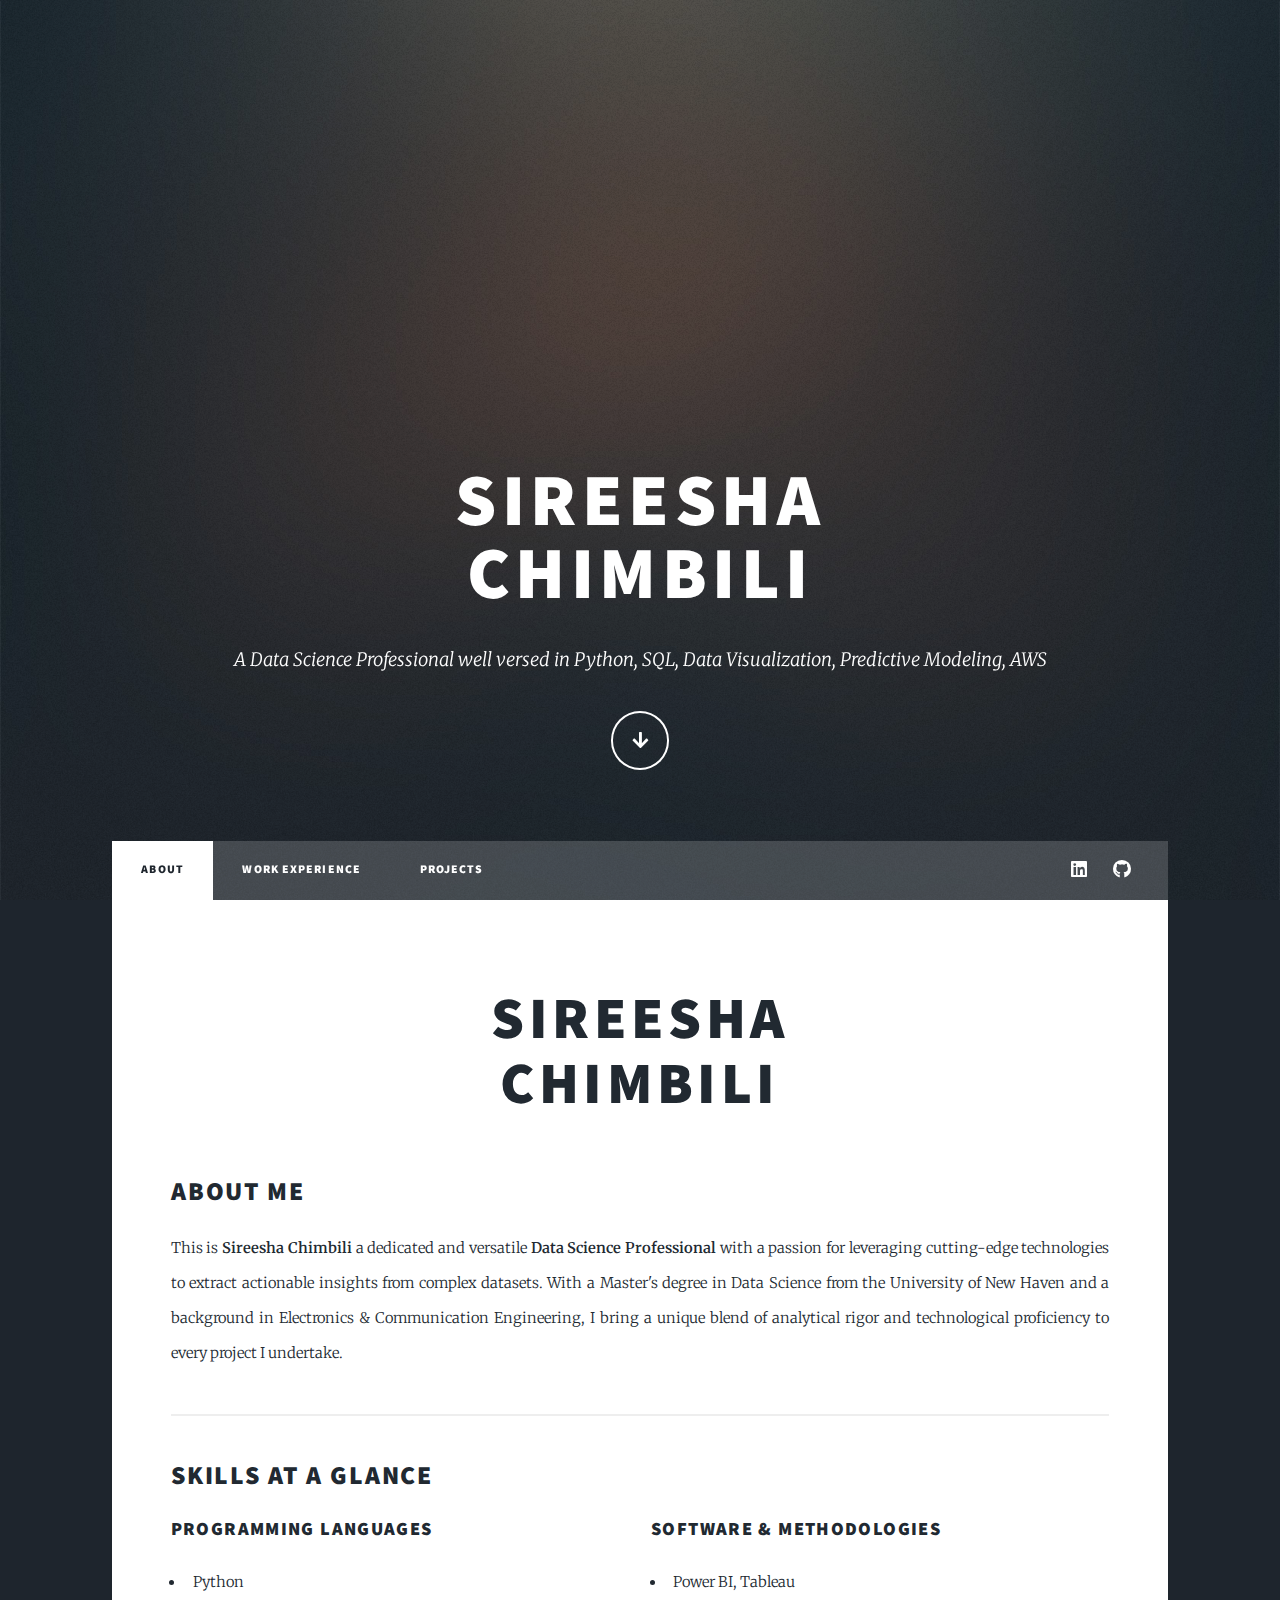
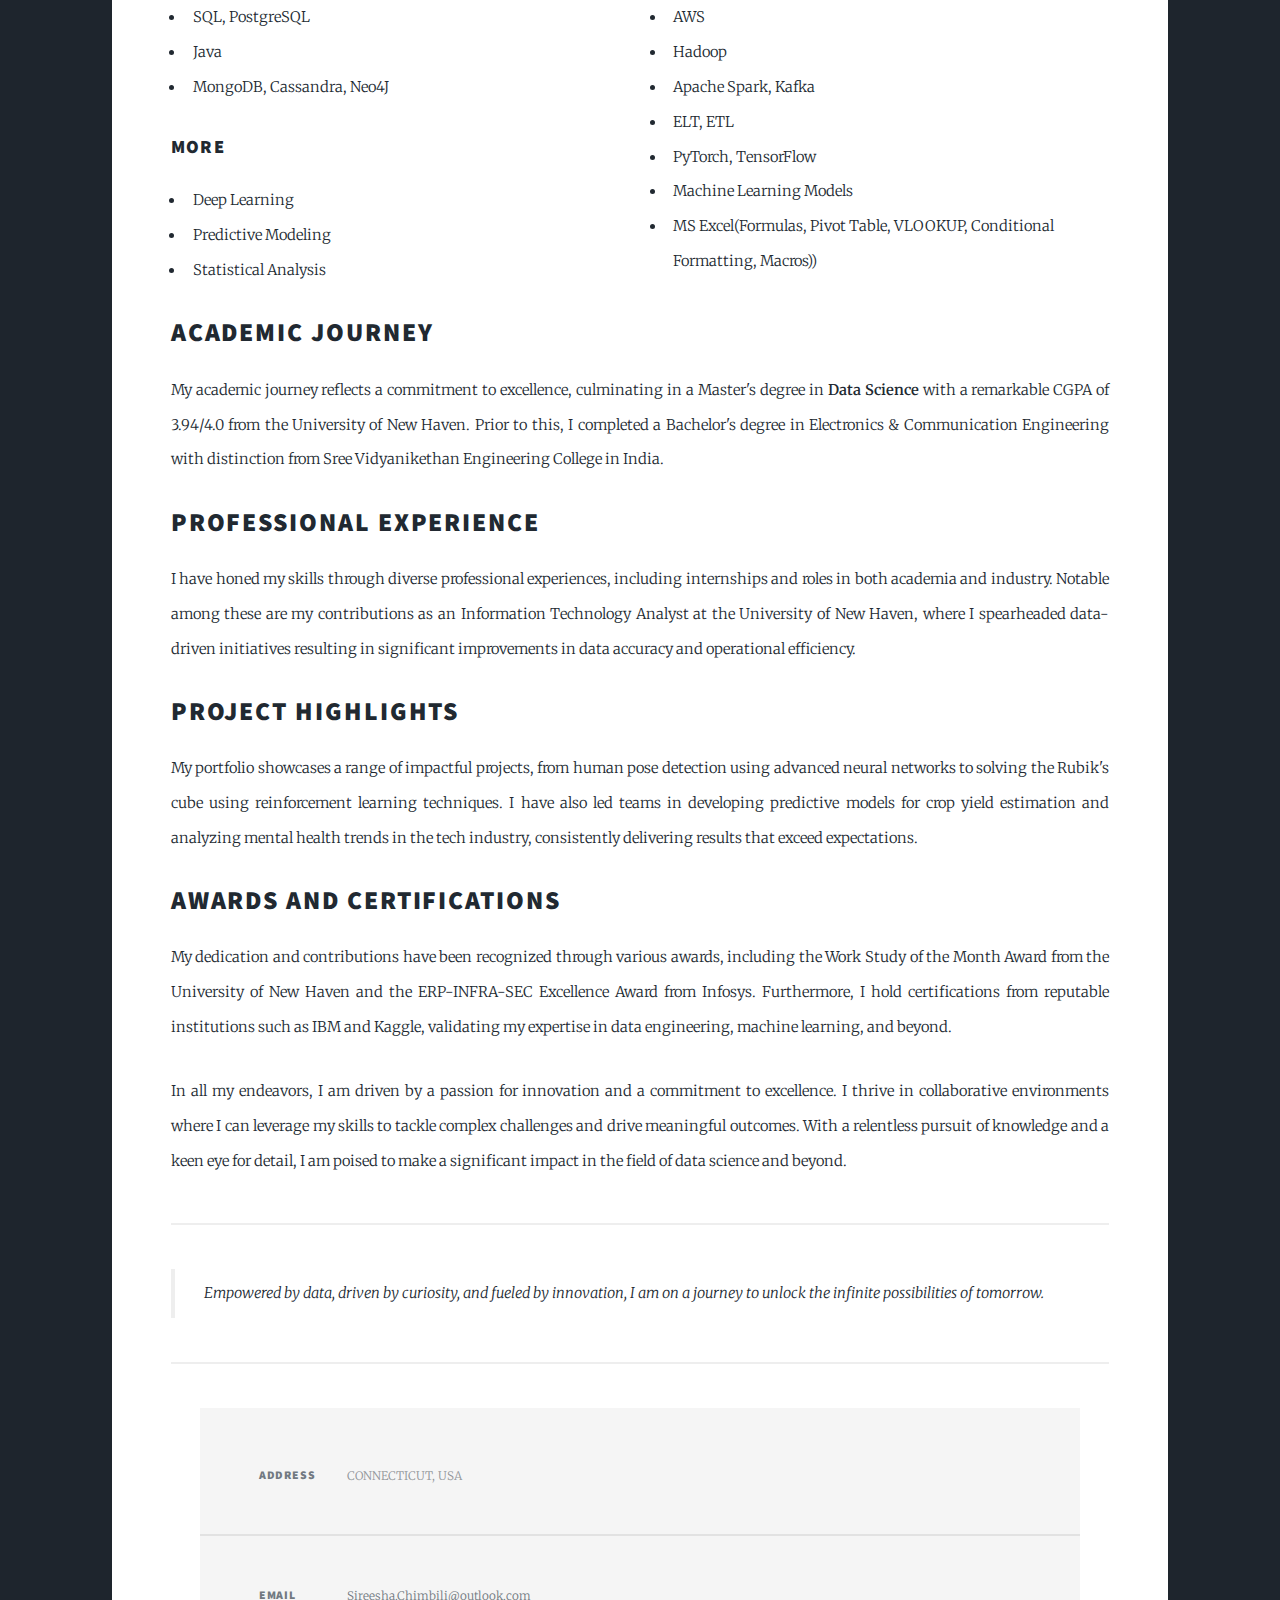
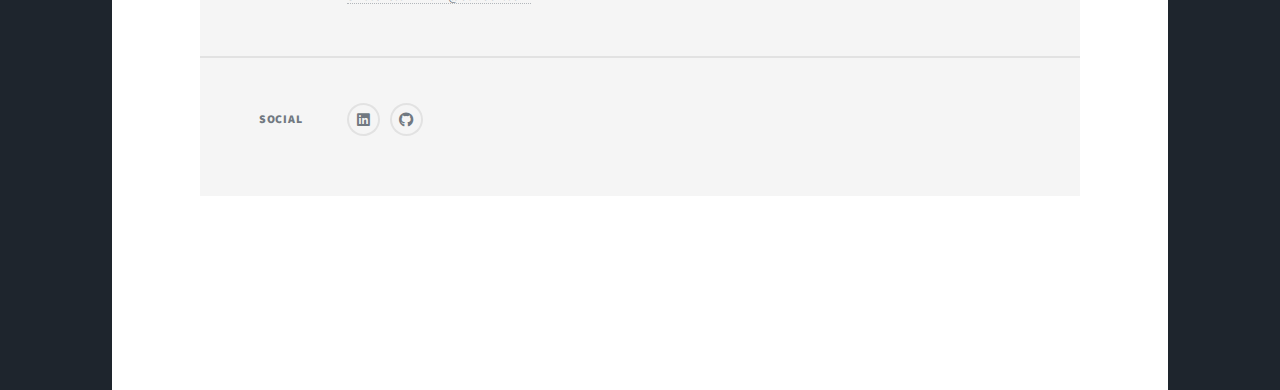
<file: index.html>
<!DOCTYPE HTML>
<!--
	Massively by HTML5 UP
	html5up.net | @ajlkn
	Free for personal and commercial use under the CCA 3.0 license (html5up.net/license)
-->
<html>
	<head>
		<title>Sireesha Chimbili</title>
		<meta charset="utf-8" />
		<meta name="viewport" content="width=device-width, initial-scale=1, user-scalable=no" />
		<link rel="stylesheet" href="assets/css/main.css" />
		<noscript><link rel="stylesheet" href="assets/css/noscript.css" /></noscript>
	</head>
	<body class="is-preload">

		<!-- Wrapper -->
			<div id="wrapper">

                    <div id="intro">
                        <h1>Sireesha<br />
                            Chimbili</h1>
                        <p>A Data Science Professional well versed in Python, SQL, Data Visualization, Predictive Modeling, AWS </p>
                        <ul class="actions">
                            <li><a href="#header" class="button icon solid solo fa-arrow-down scrolly">Continue</a></li>
                        </ul>
                    </div>
                <!-- Header -->
                    <header id="header">
                        <a href="index.html" class="logo">Sireesha</a>
                    </header>

                <!-- Nav -->
                    <nav id="nav">
                        <ul class="links">
                            <li class="active"><a href="index.html">About</a></li>
                            <li><a href="work.html">Work Experience</a></li>
                            <li><a href="projects.html">Projects</a></li>
                        </ul>
                        <ul class="icons">
                            <li><a target="_blank" rel="noopener" href="https://www.linkedin.com/in/sireesha-chimbili/" class="icon brands fa-linkedin"><span class="label">LinkedIn</span></a></li>
                            <li><a target="_blank" rel="noopener" href="https://github.com/SireeshaChimbiliGrad" class="icon brands fa-github"><span class="label">Github</span></a></li>
                        </ul>
                    </nav>

				<!-- Main -->
					<div id="main">

						<!-- Post -->
							<section class="post">
								<header class="major">
									<h1>Sireesha<br />
									Chimbili</h1>
								</header>

								<!-- Text stuff -->
									<h2>About Me</h2>
									<p>This is <b>Sireesha Chimbili</b> a dedicated and versatile <strong>Data Science Professional</strong> with a passion for leveraging cutting-edge technologies to extract actionable insights from complex datasets. With a Master's degree in Data Science from the University of New Haven and a background in Electronics & Communication Engineering, I bring a unique blend of analytical rigor and technological proficiency to every project I undertake.</p>
									<hr />

                                    <h2>Skills at a Glance</h2>
									<div class="row">
										<div class="col-6 col-12-small">

											<h3>Programming Languages</h3>
											<ul>
												<li>Python</li>
												<li>SQL, PostgreSQL</li>
												<li>Java</li>
												<li>MongoDB, Cassandra, Neo4J</li>
											</ul>

											<h3>More</h3>
											<ul class="alt">
												<li>Deep Learning</li>
												<li>Predictive Modeling</li>
												<li>Statistical Analysis</li>
											</ul>

										</div>
										<div class="col-6 col-12-small">

											<h3>Software & Methodologies</h3>
											<ul>
												<li>Power BI, Tableau</li>
												<li>AWS</li>
												<li>Hadoop</li>
												<li>Apache Spark, Kafka</li>
												<li>ELT, ETL</li>
												<li>PyTorch, TensorFlow</li>
												<li>Machine Learning Models</li><li>MS Excel(Formulas, Pivot Table, VLOOKUP, Conditional Formatting, Macros))</li>
												
											</ul>

										</div>
									</div>

									<header>
										<h2>Academic Journey</h2>
									</header>
									<p>My academic journey reflects a commitment to excellence, culminating in a Master's degree in <b>Data Science</b></Data> with a remarkable CGPA of 3.94/4.0 from the University of New Haven. Prior to this, I completed a Bachelor's degree in Electronics & Communication Engineering with distinction from Sree Vidyanikethan Engineering College in India.</p>
									<header>
										<h2>Professional Experience</h2>
									</header>
									<p>I have honed my skills through diverse professional experiences, including internships and roles in both academia and industry. Notable among these are my contributions as an Information Technology Analyst at the University of New Haven, where I spearheaded data-driven initiatives resulting in significant improvements in data accuracy and operational efficiency.</p>
									<header>
										<h2>Project Highlights</h2>
									</header>
									<p>My portfolio showcases a range of impactful projects, from human pose detection using advanced neural networks to solving the Rubik's cube using reinforcement learning techniques. I have also led teams in developing predictive models for crop yield estimation and analyzing mental health trends in the tech industry, consistently delivering results that exceed expectations.</p>
                                    <header>
										<h2>Awards and Certifications</h2>
									</header>
									<p>My dedication and contributions have been recognized through various awards, including the Work Study of the Month Award from the University of New Haven and the ERP-INFRA-SEC Excellence Award from Infosys. Furthermore, I hold certifications from reputable institutions such as IBM and Kaggle, validating my expertise in data engineering, machine learning, and beyond.</p>


                                    <p>In all my endeavors, I am driven by a passion for innovation and a commitment to excellence. I thrive in collaborative environments where I can leverage my skills to tackle complex challenges and drive meaningful outcomes. With a relentless pursuit of knowledge and a keen eye for detail, I am poised to make a significant impact in the field of data science and beyond.</p>
									<hr />

								
									
									<blockquote>Empowered by data, driven by curiosity, and fueled by innovation, I am on a journey to unlock the infinite possibilities of tomorrow.</blockquote>

									<hr />

								
				<!-- Footer -->
					<footer id="footer">
						
						<section class="split contact">
							<section class="alt">
								<h3>Address</h3>
								<p>CONNECTICUT, USA<br />
								</p>
							</section>
							
							<section>
								<h3>Email</h3>
								<p><a href="#">Sireesha.Chimbili@outlook.com</a></p>
							</section>
							<section>
								<h3>Social</h3>
								<ul class="icons alt">
									<li><a target="_blank" href="https://www.linkedin.com/in/sireesha-chimbili/" class="icon brands fa-linkedin"><span class="label">LinkedIn</span></a></li>
									<li><a target="_blank" href="https://github.com/SireeshaChimbiliGrad" class="icon brands fa-github"><span class="label">Github</span></a></li>
									
								</ul>
							</section>
						</section>
					</footer>

				<!-- Copyright -->
					<div id="copyright">
						<ul><li>&copy; Untitled</li><li>Design: <a href="https://html5up.net">HTML5 UP</a></li></ul>
					</div>

			</div>

		<!-- Scripts -->
			<script src="assets/js/jquery.min.js"></script>
			<script src="assets/js/jquery.scrollex.min.js"></script>
			<script src="assets/js/jquery.scrolly.min.js"></script>
			<script src="assets/js/browser.min.js"></script>
			<script src="assets/js/breakpoints.min.js"></script>
			<script src="assets/js/util.js"></script>
			<script src="assets/js/main.js"></script>

	</body>
</html>
</file>
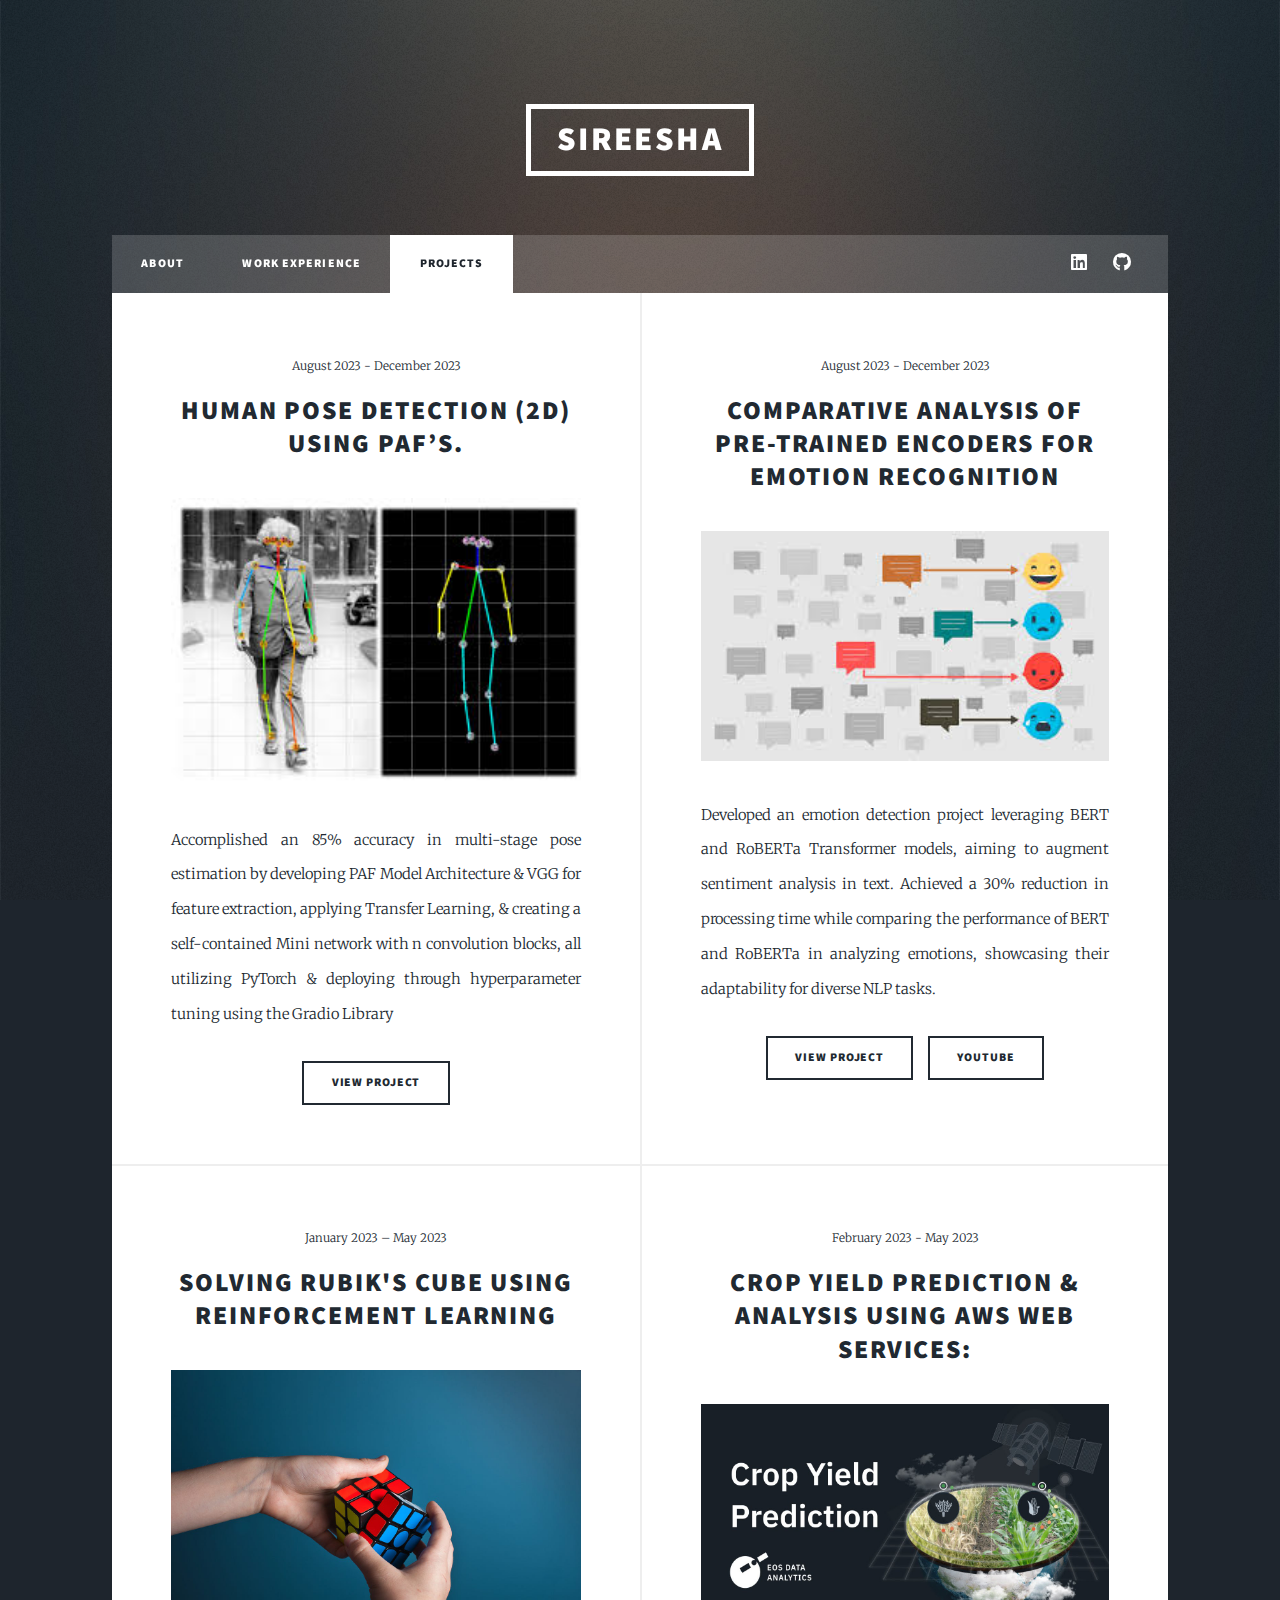
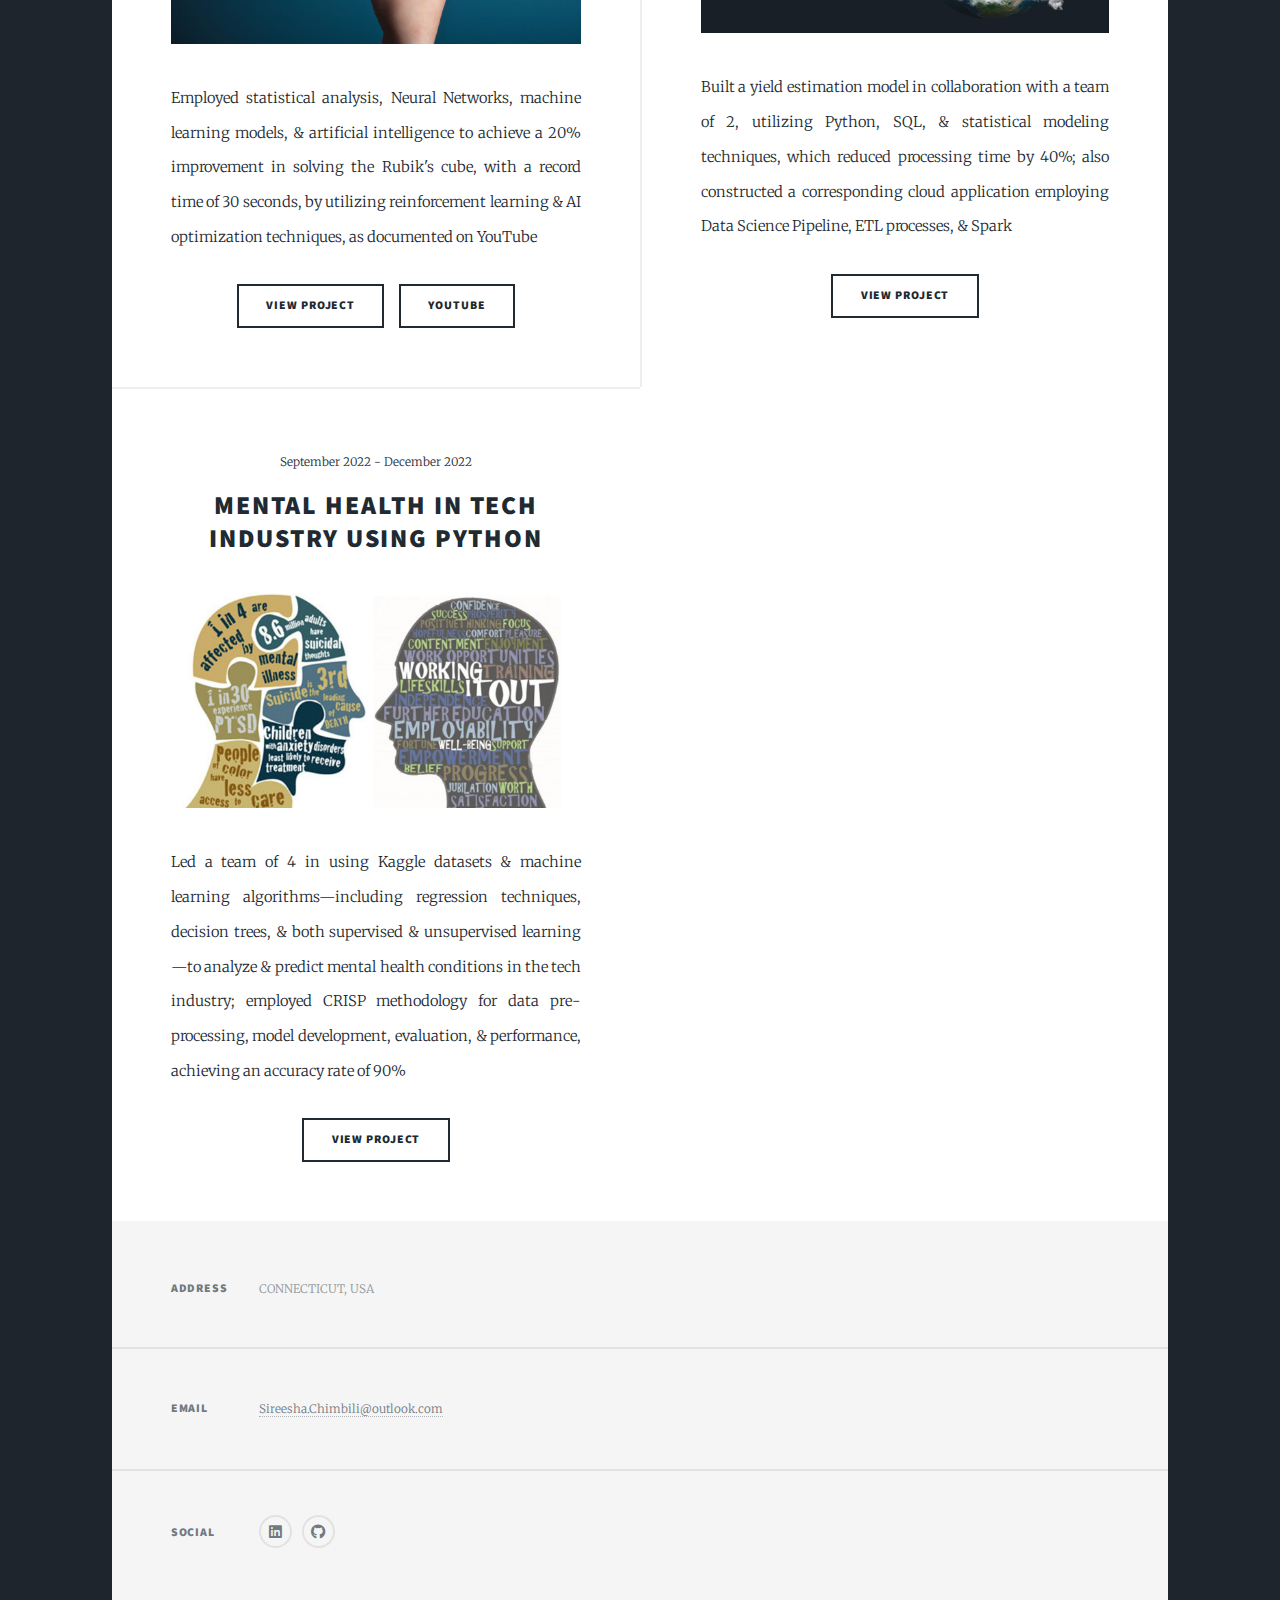
<file: projects.html>
<!DOCTYPE HTML>
<!--
	Massively by HTML5 UP
	html5up.net | @ajlkn
	Free for personal and commercial use under the CCA 3.0 license (html5up.net/license)
-->
<html>
	<head>
		<title> Projects </title>
		<meta charset="utf-8" />
		<meta name="viewport" content="width=device-width, initial-scale=1, user-scalable=no" />
		<link rel="stylesheet" href="assets/css/main.css" />
		<noscript><link rel="stylesheet" href="assets/css/noscript.css" /></noscript>
	</head>
	<body class="is-preload">

		<!-- Wrapper -->
			<div id="wrapper" class="fade-in">

                    <!-- Header -->
                    <header id="header">
                        <a href="index.html" class="logo">Sireesha</a>
                    </header>

                <!-- Nav -->
                    <nav id="nav">
                        <ul class="links">
                            <li><a href="index.html">About</a></li>
                            <li><a href="work.html">Work Experience</a></li>
                            <li class="active"></class><a href="projects.html">Projects</a></li>
                        </ul>
                        <ul class="icons">
                            <li><a target="_blank" href="https://www.linkedin.com/in/sireesha-chimbili/" class="icon brands fa-linkedin"><span class="label">LinkedIn</span></a></li>
                            <li><a target="_blank" href="https://github.com/SireeshaChimbiliGrad" class="icon brands fa-github"><span class="label">Github</span></a></li>
                        </ul>
                    </nav>

				<!-- Main -->
					<div id="main">

						
						<!-- Posts -->
							<section class="posts">
								<article>
									<header>
										<span class="date">August 2023 - December 2023</span>
										<h2><a href="">Human Pose detection (2D) using PAF’s.<br />
										</a></h2>
									</header>
									<a href="#" class="image fit"><img src="images/human.jpeg" alt="" /></a>
									<p>Accomplished an 85% accuracy in multi-stage pose estimation by developing PAF Model Architecture & VGG for feature extraction, applying Transfer
                                        Learning, & creating a self-contained Mini network with n convolution blocks, all utilizing PyTorch & deploying through hyperparameter tuning using
                                        the Gradio Library</p>
									<ul class="actions special">
										<li><a href="https://github.com/SireeshaChimbiliGrad/Deep-Learning-Project" class="button">View project</a></li>
									</ul>
								</article>
                                <article>
									<header>
										<span class="date">August 2023 - December 2023</span>
										<h2><a href="">Comparative Analysis of Pre-trained Encoders for Emotion Recognition<br />
										</a></h2>
									</header>
									<a href="#" class="image fit"><img src="images/emotion.png" alt="" /></a>
									<p>Developed an emotion detection project leveraging BERT and RoBERTa Transformer models, aiming to augment sentiment analysis in text. Achieved a 30% reduction in processing time while comparing the performance of BERT and RoBERTa in analyzing emotions, showcasing their adaptability for diverse NLP tasks.</p>
									<ul class="actions special">
										<li><a href="https://github.com/SireeshaChimbiliGrad/NLP-Project---Emotion-Detection-in-the-Text" class="button">View Project</a></li>
                                        <li><a href="https://youtu.be/iqDxjL0CVeg?si=xD_GvDubCpJJcymG" class="button">YouTube</a></li>
									</ul>
								</article>
								<article>
									<header>
										<span class="date">January 2023 – May 2023</span>
										<h2><a href="">Solving Rubik's cube using Reinforcement Learning<br />
										</a></h2>
									</header>
									<a href="#" class="image fit"><img src="images/cube.jpg" alt="" /></a>
									<p>Employed statistical analysis, Neural Networks, machine learning models, & artificial intelligence to achieve a 20% improvement in solving the Rubik's
                                        cube, with a record time of 30 seconds, by utilizing reinforcement learning & AI optimization techniques, as documented on YouTube</p>
									<ul class="actions special">
										<li><a href="https://github.com/SireeshaChimbiliGrad/AI_Cube_Project" class="button">View Project</a></li>
                                        <li><a href="https://youtu.be/dVaRC2dUIrc?si=F5ghchRD2_pvqIrQ" class="button">YouTube</a></li>
									</ul>
								</article>
                                
								<article>
									<header>
										<span class="date">February 2023 - May 2023</span>
										<h2><a href="">Crop Yield Prediction & Analysis using AWS Web Services:<br />
										</a></h2>
									</header>
									<a href="#" class="image fit"><img src="images/crop.jpg" alt="" /></a>
									<p>Built a yield estimation model in collaboration with a team of 2, utilizing Python, SQL, & statistical modeling techniques, which reduced processing
                                        time by 40%; also constructed a corresponding cloud application employing Data Science Pipeline, ETL processes, & Spark</p>
									<ul class="actions special">
										<li><a href="https://github.com/SireeshaChimbiliGrad/Group-8-DSDE-Project" class="button">View Project</a></li>
									</ul>
								</article>
								<article>
									<header>
										<span class="date">September 2022 - December 2022</span>
										<h2><a href="#">Mental Health in Tech Industry using Python<br />
										</a></h2>
									</header>
									<a href="#" class="image fit"><img src="images/health.jpg" alt="" /></a>
									<p>Led a team of 4 in using Kaggle datasets & machine learning algorithms—including regression techniques, decision trees, & both supervised &
                                        unsupervised learning—to analyze & predict mental health conditions in the tech industry; employed CRISP methodology for data pre-processing, model
                                        development, evaluation, & performance, achieving an accuracy rate of 90%</p>
									<ul class="actions special">
										<li><a href="https://github.com/SireeshaChimbiliGrad/Unstoppable_Final_Project" class="button">View project</a></li>
									</ul>
								</article>
								
							</section>

						

					</div>

				<!-- Footer -->
                <footer id="footer">
						
                    <section class="split contact">
                        <section class="alt">
                            <h3>Address</h3>
                            <p>CONNECTICUT, USA<br />
                            </p>
                        </section>
                        
                        <section>
                            <h3>Email</h3>
                            <p><a href="#">Sireesha.Chimbili@outlook.com</a></p>
                        </section>
                        <section>
                            <h3>Social</h3>
                            <ul class="icons alt">
                                <li><a target="_blank" href="https://www.linkedin.com/in/sireesha-chimbili/" class="icon brands fa-linkedin"><span class="label">LinkedIn</span></a></li>
                                <li><a target="_blank" href="https://github.com/SireeshaChimbiliGrad" class="icon brands fa-github"><span class="label">Github</span></a></li>
                                
                            </ul>
                        </section>
                    </section>
                </footer>

		<!-- Scripts -->
			<script src="assets/js/jquery.min.js"></script>
			<script src="assets/js/jquery.scrollex.min.js"></script>
			<script src="assets/js/jquery.scrolly.min.js"></script>
			<script src="assets/js/browser.min.js"></script>
			<script src="assets/js/breakpoints.min.js"></script>
			<script src="assets/js/util.js"></script>
			<script src="assets/js/main.js"></script>

	</body>
</html>
</file>
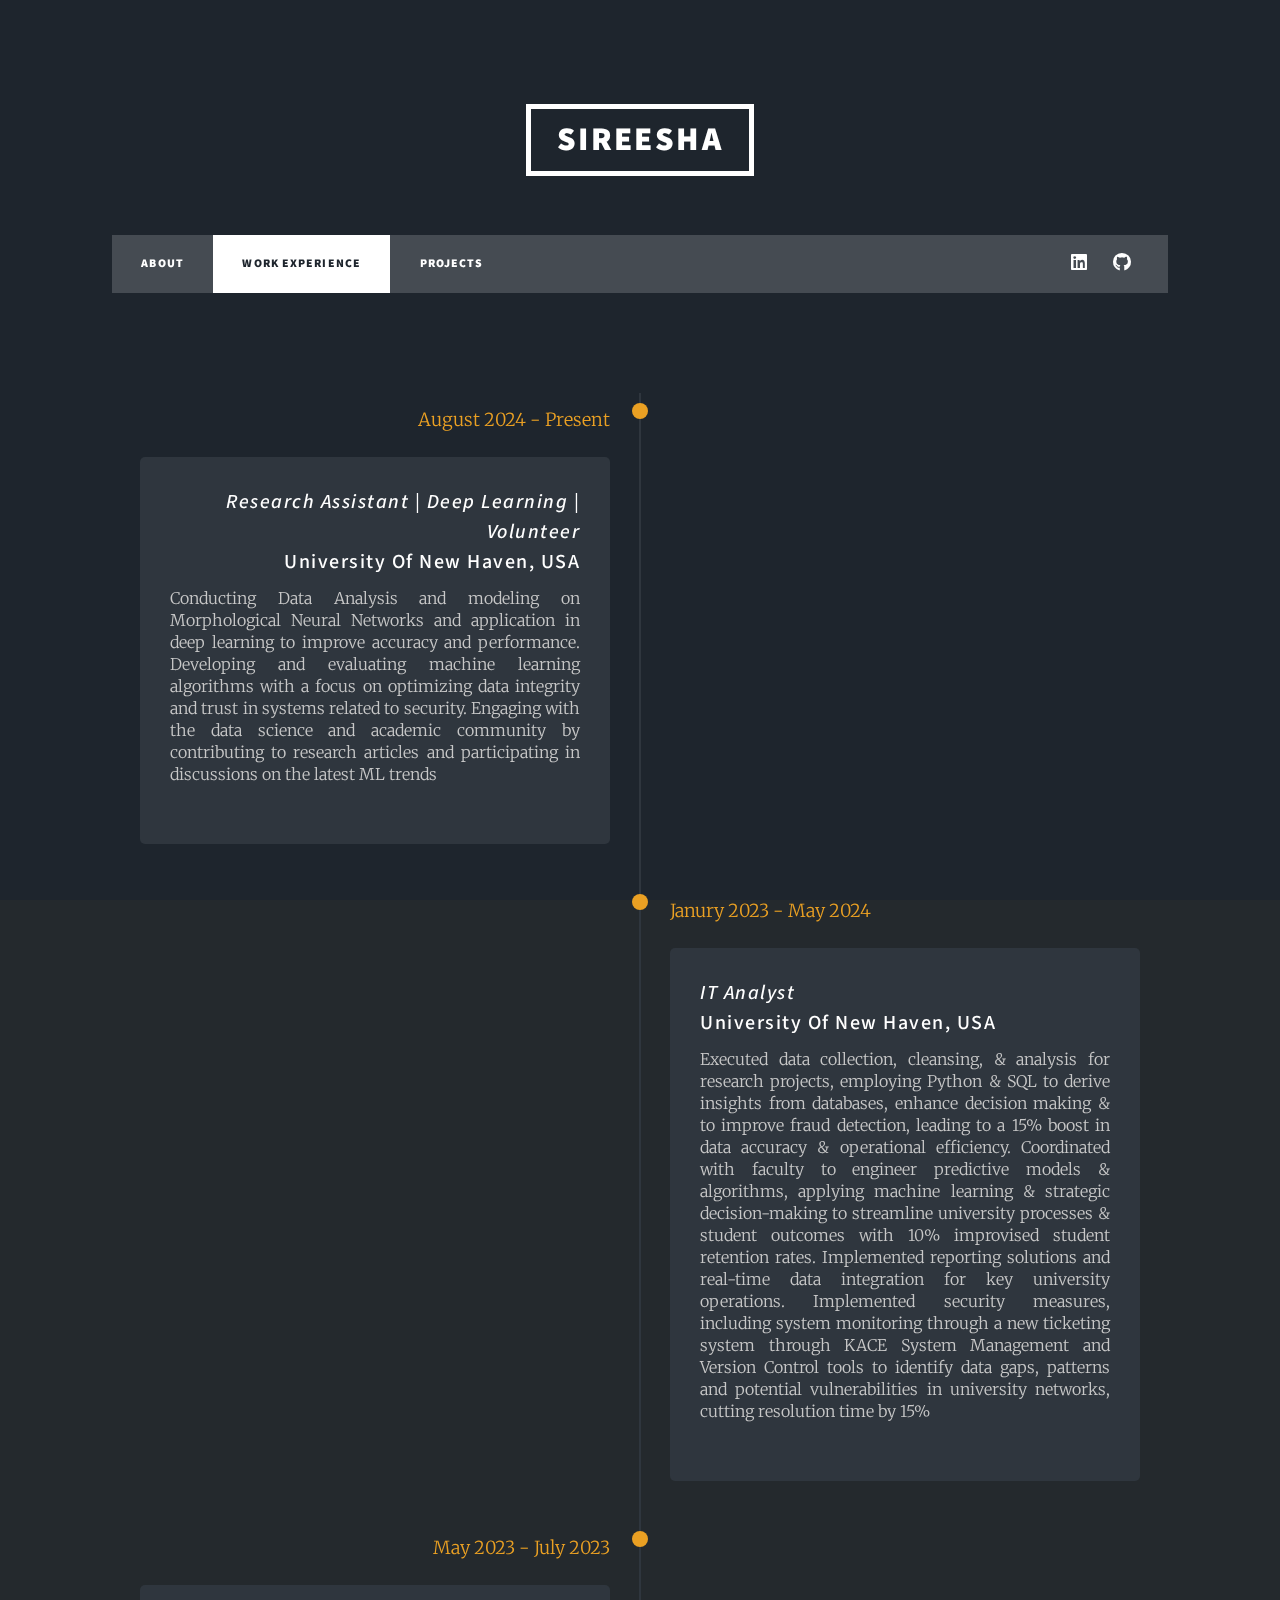
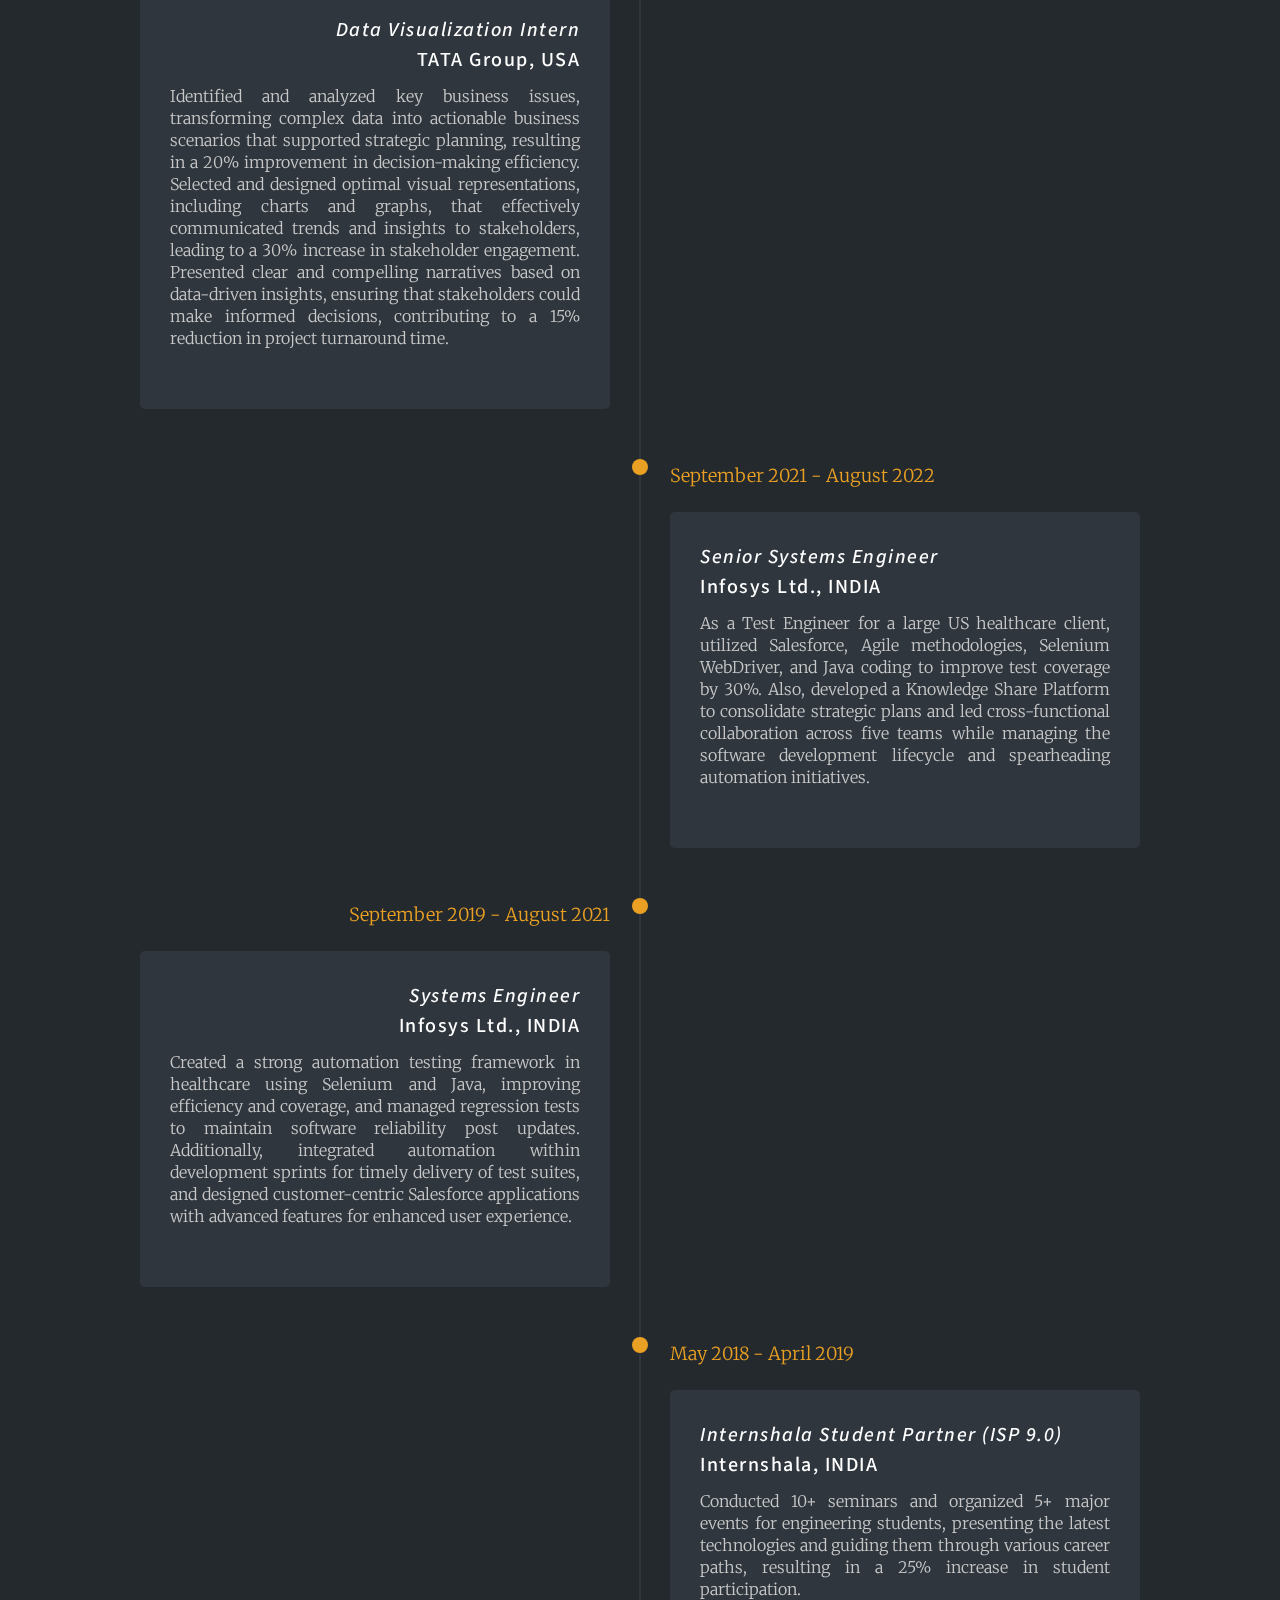
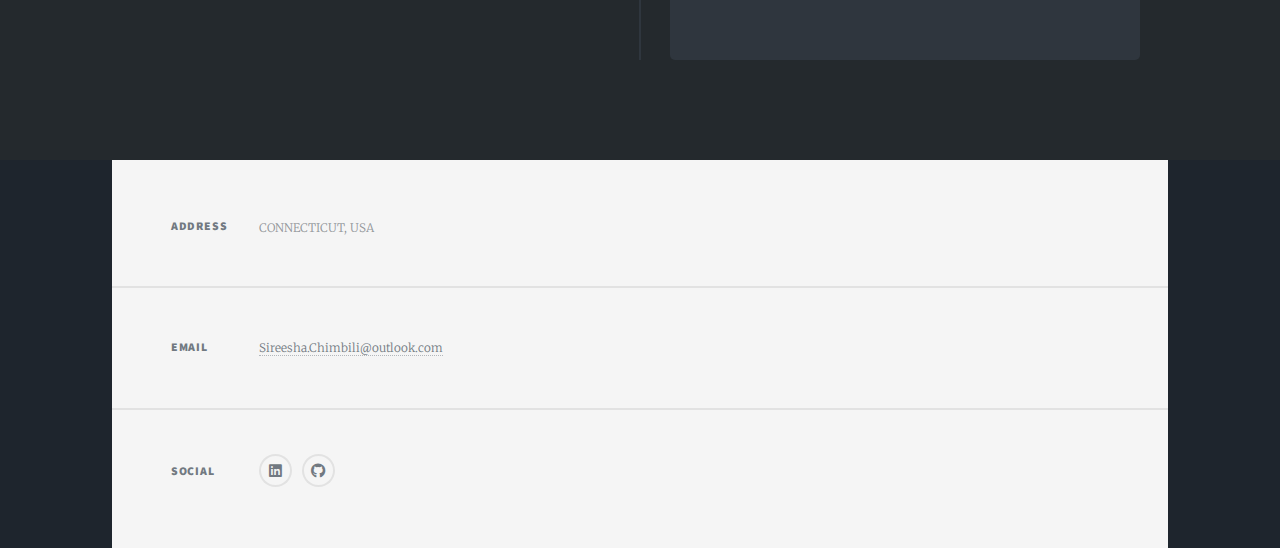
<file: work.html>
<!DOCTYPE html>
<html lang="en">
<head>
  <title> Work Experience </title>
  <meta charset="utf-8">
  <meta name="viewport" content="width=device-width, initial-scale=1">
  <link rel="stylesheet" type="text/css" href="css/style.css">
  <link rel="stylesheet" href="assets/css/main.css" />
  <noscript><link rel="stylesheet" href="assets/css/noscript.css" /></noscript>
</head>
<body class="is-preload">
	<div id="wrapper" class="fade-in">

		<!-- Header -->
		<header id="header">
			<a href="index.html" class="logo">Sireesha</a>
		</header>

	<!-- Nav -->
		<nav id="nav">
			<ul class="links">
				<li><a href="index.html">About</a></li>
				<li class="active"><a href="work.html">Work Experience</a></li>
				<li></class><a href="projects.html">Projects</a></li>
			</ul>
			<ul class="icons">
				<li><a target="_blank" href="https://www.linkedin.com/in/sireesha-chimbili/" class="icon brands fa-linkedin"><span class="label">LinkedIn</span></a></li>
				<li><a target="_blank" href="https://github.com/SireeshaChimbiliGrad" class="icon brands fa-github"><span class="label">Github</span></a></li>
			</ul>
		</nav>

<section class="timeline-section">
	<div class="timeline-items">
		<div class="timeline-item">
			<div class="timeline-dot"></div>
			<div class="timeline-date">August 2024 - Present</div>
			<div class="timeline-content">
				<header>
				<h3><i>Research Assistant | Deep Learning | Volunteer</i><br>
				University of New Haven, USA</h3>
				</header>
				<p>
					Conducting Data Analysis and modeling on Morphological Neural Networks and application in deep learning to improve accuracy and performance. Developing and evaluating machine learning algorithms with a focus on optimizing data integrity and trust in systems related to security. Engaging with the data science and academic community by contributing to research articles and participating in discussions on the latest ML trends

				</p>
			</div>
		</div>
		<div class="timeline-item">
			<div class="timeline-dot"></div>
			<div class="timeline-date">Janury 2023 - May 2024</div>
			<div class="timeline-content">
				<header>
				<h3><i>IT Analyst</i><br>
				University of New Haven, USA</h3>
				</header>
				<p>
				Executed data collection, cleansing, & analysis for research projects, employing Python & SQL to derive insights from databases, enhance decision making & to improve fraud detection, leading to a 15% boost in data accuracy & operational efficiency. Coordinated with faculty to engineer predictive models & algorithms, applying machine learning & strategic decision-making to streamline university processes & student outcomes with 10% improvised student retention rates. Implemented reporting solutions and real-time data integration for key university operations. Implemented security measures, including system monitoring through a new ticketing system through KACE System Management and Version Control tools to identify data gaps, patterns and potential vulnerabilities in university networks, cutting resolution time by 15%
				</p>
			</div>
		</div>

		<div class="timeline-item">
			<div class="timeline-dot"></div>
			<div class="timeline-date">May 2023 - July 2023</div>
			<div class="timeline-content">
				<header>
					<h3><i>Data Visualization Intern</i><br>
					TATA Group, USA</h3>
					</header>
					<p>
						Identified and analyzed key business issues, transforming complex data into actionable business scenarios that supported strategic planning, resulting in a 20% improvement in decision-making efficiency. Selected and designed optimal visual representations, including charts and graphs, that effectively communicated trends and insights to stakeholders, leading to a 30% increase in stakeholder engagement. Presented clear and compelling narratives based on data-driven insights, ensuring that stakeholders could make informed decisions, contributing to a 15% reduction in project turnaround time.
					</p>
			</div>
		
		</div>
		<div class="timeline-item">
			<div class="timeline-dot"></div>
			<div class="timeline-date">September 2021 - August 2022</div>
			<div class="timeline-content">
				<header>
					<h3><i>Senior Systems Engineer</i><br>
					Infosys Ltd., INDIA</h3>
					</header>
					<p>
						As a Test Engineer for a large US healthcare client, utilized Salesforce, Agile methodologies, Selenium WebDriver, and Java coding to improve test coverage by 30%. Also, developed a Knowledge Share Platform to consolidate strategic plans and led cross-functional collaboration across five teams while managing the software development lifecycle and spearheading automation initiatives.</p></div>
		
		
		</div>
		<div class="timeline-item">
			<div class="timeline-dot"></div>
			<div class="timeline-date">September 2019 - August 2021</div>
			<div class="timeline-content">
				<header>
					<h3><i>Systems Engineer</i><br>
					Infosys Ltd., INDIA</h3>
					</header>
					<p>
						Created a strong automation testing framework in healthcare using Selenium and Java, improving efficiency and coverage, and managed regression tests to maintain software reliability post updates. Additionally, integrated automation within development sprints for timely delivery of test suites, and designed customer-centric Salesforce applications with advanced features for enhanced user experience.</p></div>
		
		
		</div>
		<div class="timeline-item">
			<div class="timeline-dot"></div>
			<div class="timeline-date">May 2018 - April 2019</div>
			<div class="timeline-content">
				<header>
					<h3><i>Internshala Student Partner (ISP 9.0)</i><br>
					Internshala, INDIA</h3>
					</header>
					<p>
					Conducted 10+ seminars and organized 5+ major events for engineering students, presenting the latest technologies and guiding them through various career paths, resulting in a 25% increase in student participation.	</p></div>
		
		
		</div>
		
		
	</div>
</section>

<!-- Footer -->
<footer id="footer">
						
	<section class="split contact">
		<section class="alt">
			<h3>Address</h3>
			<p>CONNECTICUT, USA<br />
			</p>
		</section>
		
		<section>
			<h3>Email</h3>
			<p><a href="#">Sireesha.Chimbili@outlook.com</a></p>
		</section>
		<section>
			<h3>Social</h3>
			<ul class="icons alt">
				<li><a target="_blank" href="https://www.linkedin.com/in/sireesha-chimbili/" class="icon brands fa-linkedin"><span class="label">LinkedIn</span></a></li>
				<li><a target="_blank" href="https://github.com/SireeshaChimbiliGrad" class="icon brands fa-github"><span class="label">Github</span></a></li>
				
			</ul>
		</section>
	</section>
</footer>


</body>
</html>
</file>
<file: css/style.css>
@import url('https://fonts.googleapis.com/css2?family=Poppins:wght@300;400;500;600;700&display=swap');
*{
	margin:0;
	padding:0;
	box-sizing: border-box;
}
body{
	font-family: 'Poppins', sans-serif;
}
.timeline-section{
	background-color: #24292d;
	min-height: 100vh;
	padding: 100px 15px;
}
.timeline-items{
	max-width: 1000px;
	margin:auto;
	display: flex;
	flex-wrap: wrap;
	position: relative;
}
.timeline-items::before{
	content: '';
	position: absolute;
	width: 2px;
	height: 100%;
	background-color: #2f363e;
	left: calc(50% - 1px);
}
.timeline-item{
	margin-bottom: 40px;
	width: 100%;
	position: relative;
}
.timeline-item:last-child{
	margin-bottom: 0;
}
.timeline-item:nth-child(odd){
    padding-right: calc(50% + 30px);
	text-align: right;
}
.timeline-item:nth-child(even){
    padding-left: calc(50% + 30px);
}
.timeline-dot{
	height: 16px;
	width: 16px;
	background-color: #eaa023;
	position: absolute;
	left: calc(50% - 8px);
	border-radius: 50%;
	top:10px;
}
.timeline-date{
	font-size: 18px;
	color: #eaa023;
	margin:6px 0 15px;
}
.timeline-content{
    background-color: #2f363e;
	padding: 30px;
	border-radius: 5px;
}
.timeline-content h3{
    font-size: 20px;
	color: #ffffff;
	margin:0 0 10px;
	text-transform: capitalize;
	font-weight: 500;
}
.timeline-content p{
    color: #c8c8c8;
	font-size: 16px;
	font-weight: 300;
	line-height: 22px;
}

/* responsive */
@media(max-width: 767px){
	.timeline-items::before{
		left: 7px;
	}
	.timeline-item:nth-child(odd){
		padding-right: 0;
		text-align: left;
	}
	.timeline-item:nth-child(odd),
	.timeline-item:nth-child(even){
		padding-left: 37px;
	}
	.timeline-dot{
		left:0;
	}
}
</file>
<file: assets/css/main.css>
@import url(fontawesome-all.min.css);
@import url("https://fonts.googleapis.com/css?family=Merriweather:300,700,300italic,700italic|Source+Sans+Pro:900");

/*
	Massively by HTML5 UP
	html5up.net | @ajlkn
	Free for personal and commercial use under the CCA 3.0 license (html5up.net/license)
*/

html, body, div, span, applet, object,
iframe, h1, h2, h3, h4, h5, h6, p, blockquote,
pre, a, abbr, acronym, address, big, cite,
code, del, dfn, em, img, ins, kbd, q, s, samp,
small, strike, strong, sub, sup, tt, var, b,
u, i, center, dl, dt, dd, ol, ul, li, fieldset,
form, label, legend, table, caption, tbody,
tfoot, thead, tr, th, td, article, aside,
canvas, details, embed, figure, figcaption,
footer, header, hgroup, menu, nav, output, ruby,
section, summary, time, mark, audio, video {
	margin: 0;
	padding: 0;
	border: 0;
	font-size: 100%;
	font: inherit;
	vertical-align: baseline;}

article, aside, details, figcaption, figure,
footer, header, hgroup, menu, nav, section {
	display: block;}

body {
	line-height: 1;
}

ol, ul {
	list-style: none;
}

blockquote, q {
	quotes: none;
}

	blockquote:before, blockquote:after, q:before, q:after {
		content: '';
		content: none;
	}

table {
	border-collapse: collapse;
	border-spacing: 0;
}

body {
	-webkit-text-size-adjust: none;
}

mark {
	background-color: transparent;
	color: inherit;
}

input::-moz-focus-inner {
	border: 0;
	padding: 0;
}

input, select, textarea {
	-moz-appearance: none;
	-webkit-appearance: none;
	-ms-appearance: none;
	appearance: none;
}

/* Basic */

	@-ms-viewport {
		width: device-width;
	}

	body {
		-ms-overflow-style: scrollbar;
	}

	@media screen and (max-width: 480px) {

		html, body {
			min-width: 320px;
		}

	}

	html {
		box-sizing: border-box;
	}

	*, *:before, *:after {
		box-sizing: inherit;
	}

	body {
		background-color: #1e252d;
	}

		body.is-preload *, body.is-preload *:before, body.is-preload *:after {
			-moz-animation: none !important;
			-webkit-animation: none !important;
			-ms-animation: none !important;
			animation: none !important;
			-moz-transition: none !important;
			-webkit-transition: none !important;
			-ms-transition: none !important;
			transition: none !important;
		}

/* Type */

	html {
		font-size: 16pt;
	}

		@media screen and (max-width: 1680px) {

			html {
				font-size: 12pt;
			}

		}

		@media screen and (max-width: 1280px) {

			html {
				font-size: 11pt;
			}

		}

		@media screen and (max-width: 360px) {

			html {
				font-size: 10pt;
			}

		}

	body {
		color: #212931;
	}

	body, input, select, textarea {
		font-family: "Merriweather", Georgia, serif;
		font-weight: 300;
		font-size: 1rem;
		line-height: 2.375;
	}

	a {
		-moz-transition: color 0.2s ease-in-out, background-color 0.2s ease-in-out, border-color 0.2s ease-in-out, box-shadow 0.2s ease-in-out;
		-webkit-transition: color 0.2s ease-in-out, background-color 0.2s ease-in-out, border-color 0.2s ease-in-out, box-shadow 0.2s ease-in-out;
		-ms-transition: color 0.2s ease-in-out, background-color 0.2s ease-in-out, border-color 0.2s ease-in-out, box-shadow 0.2s ease-in-out;
		transition: color 0.2s ease-in-out, background-color 0.2s ease-in-out, border-color 0.2s ease-in-out, box-shadow 0.2s ease-in-out;
		border-bottom: dotted 1px;
		text-decoration: none;
	}

		a:hover {
			border-bottom-color: transparent;
		}

	strong, b {
		font-weight: 600;
	}

	em, i {
		font-style: italic;
	}

	p {
		text-align: justify;
		margin: 0 0 2rem 0;
	}

	h1, h2, h3, h4, h5, h6 {
		font-family: "Source Sans Pro", Helvetica, sans-serif;
		font-weight: 900;
		line-height: 1.5;
		letter-spacing: 0.075em;
		text-transform: uppercase;
		margin: 0 0 1rem 0;
	}

		h1 a, h2 a, h3 a, h4 a, h5 a, h6 a {
			border-bottom: 0;
			color: inherit;
			text-decoration: none;
		}

	h1 {
		font-size: 4rem;
		line-height: 1.1;
		margin: 0 0 2rem 0;
	}

	h2 {
		font-size: 1.75rem;
		line-height: 1.3;
		margin: 0 0 1.5rem 0;
	}

	h3 {
		font-size: 1.25rem;
		margin: 0 0 1.5rem 0;
	}

	h4 {
		font-size: 1rem;
	}

	h5 {
		font-size: 0.9rem;
	}

	h6 {
		font-size: 0.8rem;
	}

	sub {
		font-size: 0.8rem;
		position: relative;
		top: 0.5rem;
	}

	sup {
		font-size: 0.8rem;
		position: relative;
		top: -0.5rem;
	}

	blockquote {
		border-left: solid 4px;
		font-style: italic;
		margin: 0 0 2rem 0;
		padding: 0.5rem 0 0.5rem 2rem;
	}

	code {
		border: solid 2px;
		font-family: "Courier New", monospace;
		font-size: 0.9rem;
		margin: 0 0.25rem;
		padding: 0.25rem 0.65rem;
	}

	pre {
		-webkit-overflow-scrolling: touch;
		font-family: "Courier New", monospace;
		font-size: 0.9rem;
		margin: 0 0 2rem 0;
	}

		pre code {
			display: block;
			line-height: 1.75;
			padding: 1rem 1.5rem;
			overflow-x: auto;
		}

	hr {
		border: 0;
		border-bottom: solid 2px;
		margin: 3rem 0;
	}

		hr.major {
			margin: 5rem 0;
		}

	.align-left {
		text-align: left;
	}

	.align-center {
		text-align: center;
	}

	.align-right {
		text-align: right;
	}

	input, select, textarea {
		color: #212931;
	}

	a {
		color: #212931;
		border-bottom-color: rgba(33, 41, 49, 0.5);
	}

		a:hover {
			border-bottom-color: transparent;
			color: #18bfef !important;
		}

	strong, b {
		color: #212931;
	}

	h1, h2, h3, h4, h5, h6 {
		color: #212931;
	}

	blockquote {
		border-left-color: #eeeeee;
	}

	code {
		background: rgba(220, 220, 220, 0.25);
		border-color: #eeeeee;
	}

	hr {
		border-bottom-color: #eeeeee;
	}

/* Row */

	.row {
		display: flex;
		flex-wrap: wrap;
		box-sizing: border-box;
		align-items: stretch;
	}

		.row > * {
			box-sizing: border-box;
		}

		.row.gtr-uniform > * > :last-child {
			margin-bottom: 0;
		}

		.row.aln-left {
			justify-content: flex-start;
		}

		.row.aln-center {
			justify-content: center;
		}

		.row.aln-right {
			justify-content: flex-end;
		}

		.row.aln-top {
			align-items: flex-start;
		}

		.row.aln-middle {
			align-items: center;
		}

		.row.aln-bottom {
			align-items: flex-end;
		}

		.row > .imp {
			order: -1;
		}

		.row > .col-1 {
			width: 8.33333%;
		}

		.row > .off-1 {
			margin-left: 8.33333%;
		}

		.row > .col-2 {
			width: 16.66667%;
		}

		.row > .off-2 {
			margin-left: 16.66667%;
		}

		.row > .col-3 {
			width: 25%;
		}

		.row > .off-3 {
			margin-left: 25%;
		}

		.row > .col-4 {
			width: 33.33333%;
		}

		.row > .off-4 {
			margin-left: 33.33333%;
		}

		.row > .col-5 {
			width: 41.66667%;
		}

		.row > .off-5 {
			margin-left: 41.66667%;
		}

		.row > .col-6 {
			width: 50%;
		}

		.row > .off-6 {
			margin-left: 50%;
		}

		.row > .col-7 {
			width: 58.33333%;
		}

		.row > .off-7 {
			margin-left: 58.33333%;
		}

		.row > .col-8 {
			width: 66.66667%;
		}

		.row > .off-8 {
			margin-left: 66.66667%;
		}

		.row > .col-9 {
			width: 75%;
		}

		.row > .off-9 {
			margin-left: 75%;
		}

		.row > .col-10 {
			width: 83.33333%;
		}

		.row > .off-10 {
			margin-left: 83.33333%;
		}

		.row > .col-11 {
			width: 91.66667%;
		}

		.row > .off-11 {
			margin-left: 91.66667%;
		}

		.row > .col-12 {
			width: 100%;
		}

		.row > .off-12 {
			margin-left: 100%;
		}

		.row.gtr-0 {
			margin-top: 0;
			margin-left: 0rem;
		}

			.row.gtr-0 > * {
				padding: 0 0 0 0rem;
			}

			.row.gtr-0.gtr-uniform {
				margin-top: 0rem;
			}

				.row.gtr-0.gtr-uniform > * {
					padding-top: 0rem;
				}

		.row.gtr-25 {
			margin-top: 0;
			margin-left: -0.375rem;
		}

			.row.gtr-25 > * {
				padding: 0 0 0 0.375rem;
			}

			.row.gtr-25.gtr-uniform {
				margin-top: -0.375rem;
			}

				.row.gtr-25.gtr-uniform > * {
					padding-top: 0.375rem;
				}

		.row.gtr-50 {
			margin-top: 0;
			margin-left: -0.75rem;
		}

			.row.gtr-50 > * {
				padding: 0 0 0 0.75rem;
			}

			.row.gtr-50.gtr-uniform {
				margin-top: -0.75rem;
			}

				.row.gtr-50.gtr-uniform > * {
					padding-top: 0.75rem;
				}

		.row {
			margin-top: 0;
			margin-left: -1.5rem;
		}

			.row > * {
				padding: 0 0 0 1.5rem;
			}

			.row.gtr-uniform {
				margin-top: -1.5rem;
			}

				.row.gtr-uniform > * {
					padding-top: 1.5rem;
				}

		.row.gtr-150 {
			margin-top: 0;
			margin-left: -2.25rem;
		}

			.row.gtr-150 > * {
				padding: 0 0 0 2.25rem;
			}

			.row.gtr-150.gtr-uniform {
				margin-top: -2.25rem;
			}

				.row.gtr-150.gtr-uniform > * {
					padding-top: 2.25rem;
				}

		.row.gtr-200 {
			margin-top: 0;
			margin-left: -3rem;
		}

			.row.gtr-200 > * {
				padding: 0 0 0 3rem;
			}

			.row.gtr-200.gtr-uniform {
				margin-top: -3rem;
			}

				.row.gtr-200.gtr-uniform > * {
					padding-top: 3rem;
				}

		@media screen and (max-width: 1680px) {

			.row {
				display: flex;
				flex-wrap: wrap;
				box-sizing: border-box;
				align-items: stretch;
			}

				.row > * {
					box-sizing: border-box;
				}

				.row.gtr-uniform > * > :last-child {
					margin-bottom: 0;
				}

				.row.aln-left {
					justify-content: flex-start;
				}

				.row.aln-center {
					justify-content: center;
				}

				.row.aln-right {
					justify-content: flex-end;
				}

				.row.aln-top {
					align-items: flex-start;
				}

				.row.aln-middle {
					align-items: center;
				}

				.row.aln-bottom {
					align-items: flex-end;
				}

				.row > .imp-xlarge {
					order: -1;
				}

				.row > .col-1-xlarge {
					width: 8.33333%;
				}

				.row > .off-1-xlarge {
					margin-left: 8.33333%;
				}

				.row > .col-2-xlarge {
					width: 16.66667%;
				}

				.row > .off-2-xlarge {
					margin-left: 16.66667%;
				}

				.row > .col-3-xlarge {
					width: 25%;
				}

				.row > .off-3-xlarge {
					margin-left: 25%;
				}

				.row > .col-4-xlarge {
					width: 33.33333%;
				}

				.row > .off-4-xlarge {
					margin-left: 33.33333%;
				}

				.row > .col-5-xlarge {
					width: 41.66667%;
				}

				.row > .off-5-xlarge {
					margin-left: 41.66667%;
				}

				.row > .col-6-xlarge {
					width: 50%;
				}

				.row > .off-6-xlarge {
					margin-left: 50%;
				}

				.row > .col-7-xlarge {
					width: 58.33333%;
				}

				.row > .off-7-xlarge {
					margin-left: 58.33333%;
				}

				.row > .col-8-xlarge {
					width: 66.66667%;
				}

				.row > .off-8-xlarge {
					margin-left: 66.66667%;
				}

				.row > .col-9-xlarge {
					width: 75%;
				}

				.row > .off-9-xlarge {
					margin-left: 75%;
				}

				.row > .col-10-xlarge {
					width: 83.33333%;
				}

				.row > .off-10-xlarge {
					margin-left: 83.33333%;
				}

				.row > .col-11-xlarge {
					width: 91.66667%;
				}

				.row > .off-11-xlarge {
					margin-left: 91.66667%;
				}

				.row > .col-12-xlarge {
					width: 100%;
				}

				.row > .off-12-xlarge {
					margin-left: 100%;
				}

				.row.gtr-0 {
					margin-top: 0;
					margin-left: 0rem;
				}

					.row.gtr-0 > * {
						padding: 0 0 0 0rem;
					}

					.row.gtr-0.gtr-uniform {
						margin-top: 0rem;
					}

						.row.gtr-0.gtr-uniform > * {
							padding-top: 0rem;
						}

				.row.gtr-25 {
					margin-top: 0;
					margin-left: -0.375rem;
				}

					.row.gtr-25 > * {
						padding: 0 0 0 0.375rem;
					}

					.row.gtr-25.gtr-uniform {
						margin-top: -0.375rem;
					}

						.row.gtr-25.gtr-uniform > * {
							padding-top: 0.375rem;
						}

				.row.gtr-50 {
					margin-top: 0;
					margin-left: -0.75rem;
				}

					.row.gtr-50 > * {
						padding: 0 0 0 0.75rem;
					}

					.row.gtr-50.gtr-uniform {
						margin-top: -0.75rem;
					}

						.row.gtr-50.gtr-uniform > * {
							padding-top: 0.75rem;
						}

				.row {
					margin-top: 0;
					margin-left: -1.5rem;
				}

					.row > * {
						padding: 0 0 0 1.5rem;
					}

					.row.gtr-uniform {
						margin-top: -1.5rem;
					}

						.row.gtr-uniform > * {
							padding-top: 1.5rem;
						}

				.row.gtr-150 {
					margin-top: 0;
					margin-left: -2.25rem;
				}

					.row.gtr-150 > * {
						padding: 0 0 0 2.25rem;
					}

					.row.gtr-150.gtr-uniform {
						margin-top: -2.25rem;
					}

						.row.gtr-150.gtr-uniform > * {
							padding-top: 2.25rem;
						}

				.row.gtr-200 {
					margin-top: 0;
					margin-left: -3rem;
				}

					.row.gtr-200 > * {
						padding: 0 0 0 3rem;
					}

					.row.gtr-200.gtr-uniform {
						margin-top: -3rem;
					}

						.row.gtr-200.gtr-uniform > * {
							padding-top: 3rem;
						}

		}

		@media screen and (max-width: 1280px) {

			.row {
				display: flex;
				flex-wrap: wrap;
				box-sizing: border-box;
				align-items: stretch;
			}

				.row > * {
					box-sizing: border-box;
				}

				.row.gtr-uniform > * > :last-child {
					margin-bottom: 0;
				}

				.row.aln-left {
					justify-content: flex-start;
				}

				.row.aln-center {
					justify-content: center;
				}

				.row.aln-right {
					justify-content: flex-end;
				}

				.row.aln-top {
					align-items: flex-start;
				}

				.row.aln-middle {
					align-items: center;
				}

				.row.aln-bottom {
					align-items: flex-end;
				}

				.row > .imp-large {
					order: -1;
				}

				.row > .col-1-large {
					width: 8.33333%;
				}

				.row > .off-1-large {
					margin-left: 8.33333%;
				}

				.row > .col-2-large {
					width: 16.66667%;
				}

				.row > .off-2-large {
					margin-left: 16.66667%;
				}

				.row > .col-3-large {
					width: 25%;
				}

				.row > .off-3-large {
					margin-left: 25%;
				}

				.row > .col-4-large {
					width: 33.33333%;
				}

				.row > .off-4-large {
					margin-left: 33.33333%;
				}

				.row > .col-5-large {
					width: 41.66667%;
				}

				.row > .off-5-large {
					margin-left: 41.66667%;
				}

				.row > .col-6-large {
					width: 50%;
				}

				.row > .off-6-large {
					margin-left: 50%;
				}

				.row > .col-7-large {
					width: 58.33333%;
				}

				.row > .off-7-large {
					margin-left: 58.33333%;
				}

				.row > .col-8-large {
					width: 66.66667%;
				}

				.row > .off-8-large {
					margin-left: 66.66667%;
				}

				.row > .col-9-large {
					width: 75%;
				}

				.row > .off-9-large {
					margin-left: 75%;
				}

				.row > .col-10-large {
					width: 83.33333%;
				}

				.row > .off-10-large {
					margin-left: 83.33333%;
				}

				.row > .col-11-large {
					width: 91.66667%;
				}

				.row > .off-11-large {
					margin-left: 91.66667%;
				}

				.row > .col-12-large {
					width: 100%;
				}

				.row > .off-12-large {
					margin-left: 100%;
				}

				.row.gtr-0 {
					margin-top: 0;
					margin-left: 0rem;
				}

					.row.gtr-0 > * {
						padding: 0 0 0 0rem;
					}

					.row.gtr-0.gtr-uniform {
						margin-top: 0rem;
					}

						.row.gtr-0.gtr-uniform > * {
							padding-top: 0rem;
						}

				.row.gtr-25 {
					margin-top: 0;
					margin-left: -0.375rem;
				}

					.row.gtr-25 > * {
						padding: 0 0 0 0.375rem;
					}

					.row.gtr-25.gtr-uniform {
						margin-top: -0.375rem;
					}

						.row.gtr-25.gtr-uniform > * {
							padding-top: 0.375rem;
						}

				.row.gtr-50 {
					margin-top: 0;
					margin-left: -0.75rem;
				}

					.row.gtr-50 > * {
						padding: 0 0 0 0.75rem;
					}

					.row.gtr-50.gtr-uniform {
						margin-top: -0.75rem;
					}

						.row.gtr-50.gtr-uniform > * {
							padding-top: 0.75rem;
						}

				.row {
					margin-top: 0;
					margin-left: -1.5rem;
				}

					.row > * {
						padding: 0 0 0 1.5rem;
					}

					.row.gtr-uniform {
						margin-top: -1.5rem;
					}

						.row.gtr-uniform > * {
							padding-top: 1.5rem;
						}

				.row.gtr-150 {
					margin-top: 0;
					margin-left: -2.25rem;
				}

					.row.gtr-150 > * {
						padding: 0 0 0 2.25rem;
					}

					.row.gtr-150.gtr-uniform {
						margin-top: -2.25rem;
					}

						.row.gtr-150.gtr-uniform > * {
							padding-top: 2.25rem;
						}

				.row.gtr-200 {
					margin-top: 0;
					margin-left: -3rem;
				}

					.row.gtr-200 > * {
						padding: 0 0 0 3rem;
					}

					.row.gtr-200.gtr-uniform {
						margin-top: -3rem;
					}

						.row.gtr-200.gtr-uniform > * {
							padding-top: 3rem;
						}

		}

		@media screen and (max-width: 980px) {

			.row {
				display: flex;
				flex-wrap: wrap;
				box-sizing: border-box;
				align-items: stretch;
			}

				.row > * {
					box-sizing: border-box;
				}

				.row.gtr-uniform > * > :last-child {
					margin-bottom: 0;
				}

				.row.aln-left {
					justify-content: flex-start;
				}

				.row.aln-center {
					justify-content: center;
				}

				.row.aln-right {
					justify-content: flex-end;
				}

				.row.aln-top {
					align-items: flex-start;
				}

				.row.aln-middle {
					align-items: center;
				}

				.row.aln-bottom {
					align-items: flex-end;
				}

				.row > .imp-medium {
					order: -1;
				}

				.row > .col-1-medium {
					width: 8.33333%;
				}

				.row > .off-1-medium {
					margin-left: 8.33333%;
				}

				.row > .col-2-medium {
					width: 16.66667%;
				}

				.row > .off-2-medium {
					margin-left: 16.66667%;
				}

				.row > .col-3-medium {
					width: 25%;
				}

				.row > .off-3-medium {
					margin-left: 25%;
				}

				.row > .col-4-medium {
					width: 33.33333%;
				}

				.row > .off-4-medium {
					margin-left: 33.33333%;
				}

				.row > .col-5-medium {
					width: 41.66667%;
				}

				.row > .off-5-medium {
					margin-left: 41.66667%;
				}

				.row > .col-6-medium {
					width: 50%;
				}

				.row > .off-6-medium {
					margin-left: 50%;
				}

				.row > .col-7-medium {
					width: 58.33333%;
				}

				.row > .off-7-medium {
					margin-left: 58.33333%;
				}

				.row > .col-8-medium {
					width: 66.66667%;
				}

				.row > .off-8-medium {
					margin-left: 66.66667%;
				}

				.row > .col-9-medium {
					width: 75%;
				}

				.row > .off-9-medium {
					margin-left: 75%;
				}

				.row > .col-10-medium {
					width: 83.33333%;
				}

				.row > .off-10-medium {
					margin-left: 83.33333%;
				}

				.row > .col-11-medium {
					width: 91.66667%;
				}

				.row > .off-11-medium {
					margin-left: 91.66667%;
				}

				.row > .col-12-medium {
					width: 100%;
				}

				.row > .off-12-medium {
					margin-left: 100%;
				}

				.row.gtr-0 {
					margin-top: 0;
					margin-left: 0rem;
				}

					.row.gtr-0 > * {
						padding: 0 0 0 0rem;
					}

					.row.gtr-0.gtr-uniform {
						margin-top: 0rem;
					}

						.row.gtr-0.gtr-uniform > * {
							padding-top: 0rem;
						}

				.row.gtr-25 {
					margin-top: 0;
					margin-left: -0.375rem;
				}

					.row.gtr-25 > * {
						padding: 0 0 0 0.375rem;
					}

					.row.gtr-25.gtr-uniform {
						margin-top: -0.375rem;
					}

						.row.gtr-25.gtr-uniform > * {
							padding-top: 0.375rem;
						}

				.row.gtr-50 {
					margin-top: 0;
					margin-left: -0.75rem;
				}

					.row.gtr-50 > * {
						padding: 0 0 0 0.75rem;
					}

					.row.gtr-50.gtr-uniform {
						margin-top: -0.75rem;
					}

						.row.gtr-50.gtr-uniform > * {
							padding-top: 0.75rem;
						}

				.row {
					margin-top: 0;
					margin-left: -1.5rem;
				}

					.row > * {
						padding: 0 0 0 1.5rem;
					}

					.row.gtr-uniform {
						margin-top: -1.5rem;
					}

						.row.gtr-uniform > * {
							padding-top: 1.5rem;
						}

				.row.gtr-150 {
					margin-top: 0;
					margin-left: -2.25rem;
				}

					.row.gtr-150 > * {
						padding: 0 0 0 2.25rem;
					}

					.row.gtr-150.gtr-uniform {
						margin-top: -2.25rem;
					}

						.row.gtr-150.gtr-uniform > * {
							padding-top: 2.25rem;
						}

				.row.gtr-200 {
					margin-top: 0;
					margin-left: -3rem;
				}

					.row.gtr-200 > * {
						padding: 0 0 0 3rem;
					}

					.row.gtr-200.gtr-uniform {
						margin-top: -3rem;
					}

						.row.gtr-200.gtr-uniform > * {
							padding-top: 3rem;
						}

		}

		@media screen and (max-width: 736px) {

			.row {
				display: flex;
				flex-wrap: wrap;
				box-sizing: border-box;
				align-items: stretch;
			}

				.row > * {
					box-sizing: border-box;
				}

				.row.gtr-uniform > * > :last-child {
					margin-bottom: 0;
				}

				.row.aln-left {
					justify-content: flex-start;
				}

				.row.aln-center {
					justify-content: center;
				}

				.row.aln-right {
					justify-content: flex-end;
				}

				.row.aln-top {
					align-items: flex-start;
				}

				.row.aln-middle {
					align-items: center;
				}

				.row.aln-bottom {
					align-items: flex-end;
				}

				.row > .imp-small {
					order: -1;
				}

				.row > .col-1-small {
					width: 8.33333%;
				}

				.row > .off-1-small {
					margin-left: 8.33333%;
				}

				.row > .col-2-small {
					width: 16.66667%;
				}

				.row > .off-2-small {
					margin-left: 16.66667%;
				}

				.row > .col-3-small {
					width: 25%;
				}

				.row > .off-3-small {
					margin-left: 25%;
				}

				.row > .col-4-small {
					width: 33.33333%;
				}

				.row > .off-4-small {
					margin-left: 33.33333%;
				}

				.row > .col-5-small {
					width: 41.66667%;
				}

				.row > .off-5-small {
					margin-left: 41.66667%;
				}

				.row > .col-6-small {
					width: 50%;
				}

				.row > .off-6-small {
					margin-left: 50%;
				}

				.row > .col-7-small {
					width: 58.33333%;
				}

				.row > .off-7-small {
					margin-left: 58.33333%;
				}

				.row > .col-8-small {
					width: 66.66667%;
				}

				.row > .off-8-small {
					margin-left: 66.66667%;
				}

				.row > .col-9-small {
					width: 75%;
				}

				.row > .off-9-small {
					margin-left: 75%;
				}

				.row > .col-10-small {
					width: 83.33333%;
				}

				.row > .off-10-small {
					margin-left: 83.33333%;
				}

				.row > .col-11-small {
					width: 91.66667%;
				}

				.row > .off-11-small {
					margin-left: 91.66667%;
				}

				.row > .col-12-small {
					width: 100%;
				}

				.row > .off-12-small {
					margin-left: 100%;
				}

				.row.gtr-0 {
					margin-top: 0;
					margin-left: 0rem;
				}

					.row.gtr-0 > * {
						padding: 0 0 0 0rem;
					}

					.row.gtr-0.gtr-uniform {
						margin-top: 0rem;
					}

						.row.gtr-0.gtr-uniform > * {
							padding-top: 0rem;
						}

				.row.gtr-25 {
					margin-top: 0;
					margin-left: -0.375rem;
				}

					.row.gtr-25 > * {
						padding: 0 0 0 0.375rem;
					}

					.row.gtr-25.gtr-uniform {
						margin-top: -0.375rem;
					}

						.row.gtr-25.gtr-uniform > * {
							padding-top: 0.375rem;
						}

				.row.gtr-50 {
					margin-top: 0;
					margin-left: -0.75rem;
				}

					.row.gtr-50 > * {
						padding: 0 0 0 0.75rem;
					}

					.row.gtr-50.gtr-uniform {
						margin-top: -0.75rem;
					}

						.row.gtr-50.gtr-uniform > * {
							padding-top: 0.75rem;
						}

				.row {
					margin-top: 0;
					margin-left: -1.5rem;
				}

					.row > * {
						padding: 0 0 0 1.5rem;
					}

					.row.gtr-uniform {
						margin-top: -1.5rem;
					}

						.row.gtr-uniform > * {
							padding-top: 1.5rem;
						}

				.row.gtr-150 {
					margin-top: 0;
					margin-left: -2.25rem;
				}

					.row.gtr-150 > * {
						padding: 0 0 0 2.25rem;
					}

					.row.gtr-150.gtr-uniform {
						margin-top: -2.25rem;
					}

						.row.gtr-150.gtr-uniform > * {
							padding-top: 2.25rem;
						}

				.row.gtr-200 {
					margin-top: 0;
					margin-left: -3rem;
				}

					.row.gtr-200 > * {
						padding: 0 0 0 3rem;
					}

					.row.gtr-200.gtr-uniform {
						margin-top: -3rem;
					}

						.row.gtr-200.gtr-uniform > * {
							padding-top: 3rem;
						}

		}

		@media screen and (max-width: 480px) {

			.row {
				display: flex;
				flex-wrap: wrap;
				box-sizing: border-box;
				align-items: stretch;
			}

				.row > * {
					box-sizing: border-box;
				}

				.row.gtr-uniform > * > :last-child {
					margin-bottom: 0;
				}

				.row.aln-left {
					justify-content: flex-start;
				}

				.row.aln-center {
					justify-content: center;
				}

				.row.aln-right {
					justify-content: flex-end;
				}

				.row.aln-top {
					align-items: flex-start;
				}

				.row.aln-middle {
					align-items: center;
				}

				.row.aln-bottom {
					align-items: flex-end;
				}

				.row > .imp-xsmall {
					order: -1;
				}

				.row > .col-1-xsmall {
					width: 8.33333%;
				}

				.row > .off-1-xsmall {
					margin-left: 8.33333%;
				}

				.row > .col-2-xsmall {
					width: 16.66667%;
				}

				.row > .off-2-xsmall {
					margin-left: 16.66667%;
				}

				.row > .col-3-xsmall {
					width: 25%;
				}

				.row > .off-3-xsmall {
					margin-left: 25%;
				}

				.row > .col-4-xsmall {
					width: 33.33333%;
				}

				.row > .off-4-xsmall {
					margin-left: 33.33333%;
				}

				.row > .col-5-xsmall {
					width: 41.66667%;
				}

				.row > .off-5-xsmall {
					margin-left: 41.66667%;
				}

				.row > .col-6-xsmall {
					width: 50%;
				}

				.row > .off-6-xsmall {
					margin-left: 50%;
				}

				.row > .col-7-xsmall {
					width: 58.33333%;
				}

				.row > .off-7-xsmall {
					margin-left: 58.33333%;
				}

				.row > .col-8-xsmall {
					width: 66.66667%;
				}

				.row > .off-8-xsmall {
					margin-left: 66.66667%;
				}

				.row > .col-9-xsmall {
					width: 75%;
				}

				.row > .off-9-xsmall {
					margin-left: 75%;
				}

				.row > .col-10-xsmall {
					width: 83.33333%;
				}

				.row > .off-10-xsmall {
					margin-left: 83.33333%;
				}

				.row > .col-11-xsmall {
					width: 91.66667%;
				}

				.row > .off-11-xsmall {
					margin-left: 91.66667%;
				}

				.row > .col-12-xsmall {
					width: 100%;
				}

				.row > .off-12-xsmall {
					margin-left: 100%;
				}

				.row.gtr-0 {
					margin-top: 0;
					margin-left: 0rem;
				}

					.row.gtr-0 > * {
						padding: 0 0 0 0rem;
					}

					.row.gtr-0.gtr-uniform {
						margin-top: 0rem;
					}

						.row.gtr-0.gtr-uniform > * {
							padding-top: 0rem;
						}

				.row.gtr-25 {
					margin-top: 0;
					margin-left: -0.375rem;
				}

					.row.gtr-25 > * {
						padding: 0 0 0 0.375rem;
					}

					.row.gtr-25.gtr-uniform {
						margin-top: -0.375rem;
					}

						.row.gtr-25.gtr-uniform > * {
							padding-top: 0.375rem;
						}

				.row.gtr-50 {
					margin-top: 0;
					margin-left: -0.75rem;
				}

					.row.gtr-50 > * {
						padding: 0 0 0 0.75rem;
					}

					.row.gtr-50.gtr-uniform {
						margin-top: -0.75rem;
					}

						.row.gtr-50.gtr-uniform > * {
							padding-top: 0.75rem;
						}

				.row {
					margin-top: 0;
					margin-left: -1.5rem;
				}

					.row > * {
						padding: 0 0 0 1.5rem;
					}

					.row.gtr-uniform {
						margin-top: -1.5rem;
					}

						.row.gtr-uniform > * {
							padding-top: 1.5rem;
						}

				.row.gtr-150 {
					margin-top: 0;
					margin-left: -2.25rem;
				}

					.row.gtr-150 > * {
						padding: 0 0 0 2.25rem;
					}

					.row.gtr-150.gtr-uniform {
						margin-top: -2.25rem;
					}

						.row.gtr-150.gtr-uniform > * {
							padding-top: 2.25rem;
						}

				.row.gtr-200 {
					margin-top: 0;
					margin-left: -3rem;
				}

					.row.gtr-200 > * {
						padding: 0 0 0 3rem;
					}

					.row.gtr-200.gtr-uniform {
						margin-top: -3rem;
					}

						.row.gtr-200.gtr-uniform > * {
							padding-top: 3rem;
						}

		}

		@media screen and (max-width: 360px) {

			.row {
				display: flex;
				flex-wrap: wrap;
				box-sizing: border-box;
				align-items: stretch;
			}

				.row > * {
					box-sizing: border-box;
				}

				.row.gtr-uniform > * > :last-child {
					margin-bottom: 0;
				}

				.row.aln-left {
					justify-content: flex-start;
				}

				.row.aln-center {
					justify-content: center;
				}

				.row.aln-right {
					justify-content: flex-end;
				}

				.row.aln-top {
					align-items: flex-start;
				}

				.row.aln-middle {
					align-items: center;
				}

				.row.aln-bottom {
					align-items: flex-end;
				}

				.row > .imp-xxsmall {
					order: -1;
				}

				.row > .col-1-xxsmall {
					width: 8.33333%;
				}

				.row > .off-1-xxsmall {
					margin-left: 8.33333%;
				}

				.row > .col-2-xxsmall {
					width: 16.66667%;
				}

				.row > .off-2-xxsmall {
					margin-left: 16.66667%;
				}

				.row > .col-3-xxsmall {
					width: 25%;
				}

				.row > .off-3-xxsmall {
					margin-left: 25%;
				}

				.row > .col-4-xxsmall {
					width: 33.33333%;
				}

				.row > .off-4-xxsmall {
					margin-left: 33.33333%;
				}

				.row > .col-5-xxsmall {
					width: 41.66667%;
				}

				.row > .off-5-xxsmall {
					margin-left: 41.66667%;
				}

				.row > .col-6-xxsmall {
					width: 50%;
				}

				.row > .off-6-xxsmall {
					margin-left: 50%;
				}

				.row > .col-7-xxsmall {
					width: 58.33333%;
				}

				.row > .off-7-xxsmall {
					margin-left: 58.33333%;
				}

				.row > .col-8-xxsmall {
					width: 66.66667%;
				}

				.row > .off-8-xxsmall {
					margin-left: 66.66667%;
				}

				.row > .col-9-xxsmall {
					width: 75%;
				}

				.row > .off-9-xxsmall {
					margin-left: 75%;
				}

				.row > .col-10-xxsmall {
					width: 83.33333%;
				}

				.row > .off-10-xxsmall {
					margin-left: 83.33333%;
				}

				.row > .col-11-xxsmall {
					width: 91.66667%;
				}

				.row > .off-11-xxsmall {
					margin-left: 91.66667%;
				}

				.row > .col-12-xxsmall {
					width: 100%;
				}

				.row > .off-12-xxsmall {
					margin-left: 100%;
				}

				.row.gtr-0 {
					margin-top: 0;
					margin-left: 0rem;
				}

					.row.gtr-0 > * {
						padding: 0 0 0 0rem;
					}

					.row.gtr-0.gtr-uniform {
						margin-top: 0rem;
					}

						.row.gtr-0.gtr-uniform > * {
							padding-top: 0rem;
						}

				.row.gtr-25 {
					margin-top: 0;
					margin-left: -0.375rem;
				}

					.row.gtr-25 > * {
						padding: 0 0 0 0.375rem;
					}

					.row.gtr-25.gtr-uniform {
						margin-top: -0.375rem;
					}

						.row.gtr-25.gtr-uniform > * {
							padding-top: 0.375rem;
						}

				.row.gtr-50 {
					margin-top: 0;
					margin-left: -0.75rem;
				}

					.row.gtr-50 > * {
						padding: 0 0 0 0.75rem;
					}

					.row.gtr-50.gtr-uniform {
						margin-top: -0.75rem;
					}

						.row.gtr-50.gtr-uniform > * {
							padding-top: 0.75rem;
						}

				.row {
					margin-top: 0;
					margin-left: -1.5rem;
				}

					.row > * {
						padding: 0 0 0 1.5rem;
					}

					.row.gtr-uniform {
						margin-top: -1.5rem;
					}

						.row.gtr-uniform > * {
							padding-top: 1.5rem;
						}

				.row.gtr-150 {
					margin-top: 0;
					margin-left: -2.25rem;
				}

					.row.gtr-150 > * {
						padding: 0 0 0 2.25rem;
					}

					.row.gtr-150.gtr-uniform {
						margin-top: -2.25rem;
					}

						.row.gtr-150.gtr-uniform > * {
							padding-top: 2.25rem;
						}

				.row.gtr-200 {
					margin-top: 0;
					margin-left: -3rem;
				}

					.row.gtr-200 > * {
						padding: 0 0 0 3rem;
					}

					.row.gtr-200.gtr-uniform {
						margin-top: -3rem;
					}

						.row.gtr-200.gtr-uniform > * {
							padding-top: 3rem;
						}

		}

/* Box */

	.box {
		border: solid 2px;
		margin-bottom: 2rem;
		padding: 1.5rem;
	}

		.box > :last-child,
		.box > :last-child > :last-child,
		.box > :last-child > :last-child > :last-child {
			margin-bottom: 0;
		}

		.box.alt {
			border: 0;
			border-radius: 0;
			padding: 0;
		}

	.box {
		border-color: #eeeeee;
	}

/* Button */

	input[type="submit"],
	input[type="reset"],
	input[type="button"],
	button,
	.button {
		-moz-appearance: none;
		-webkit-appearance: none;
		-ms-appearance: none;
		appearance: none;
		-moz-transition: background-color 0.2s ease-in-out, box-shadow 0.2s ease-in-out, color 0.2s ease-in-out;
		-webkit-transition: background-color 0.2s ease-in-out, box-shadow 0.2s ease-in-out, color 0.2s ease-in-out;
		-ms-transition: background-color 0.2s ease-in-out, box-shadow 0.2s ease-in-out, color 0.2s ease-in-out;
		transition: background-color 0.2s ease-in-out, box-shadow 0.2s ease-in-out, color 0.2s ease-in-out;
		border: 0;
		border-radius: 0;
		cursor: pointer;
		display: inline-block;
		font-family: "Source Sans Pro", Helvetica, sans-serif;
		font-size: 0.8rem;
		font-weight: 900;
		letter-spacing: 0.075em;
		height: 3rem;
		line-height: 3rem;
		padding: 0 2rem;
		text-align: center;
		text-decoration: none;
		text-transform: uppercase;
		white-space: nowrap;
	}

		input[type="submit"].icon:before,
		input[type="reset"].icon:before,
		input[type="button"].icon:before,
		button.icon:before,
		.button.icon:before {
			margin-right: 0.5rem;
		}

		input[type="submit"].icon.solo,
		input[type="reset"].icon.solo,
		input[type="button"].icon.solo,
		button.icon.solo,
		.button.icon.solo {
			position: relative;
			width: 4rem;
			height: 4rem;
			line-height: 4rem;
			border-radius: 4rem;
			text-indent: 4rem;
			overflow: hidden;
			padding: 0;
			white-space: nowrap;
		}

			input[type="submit"].icon.solo:before,
			input[type="reset"].icon.solo:before,
			input[type="button"].icon.solo:before,
			button.icon.solo:before,
			.button.icon.solo:before {
				position: absolute;
				display: block;
				top: 0;
				left: 0;
				width: inherit;
				height: inherit;
				line-height: inherit;
				font-size: 1.25rem;
				margin-right: 0;
				text-align: center;
				text-indent: 0;
			}

		input[type="submit"].fit,
		input[type="reset"].fit,
		input[type="button"].fit,
		button.fit,
		.button.fit {
			width: 100%;
		}

		input[type="submit"].small,
		input[type="reset"].small,
		input[type="button"].small,
		button.small,
		.button.small {
			font-size: 0.7rem;
			height: 2.5rem;
			line-height: 2.5rem;
			padding: 0 1.5rem;
		}

		input[type="submit"].large,
		input[type="reset"].large,
		input[type="button"].large,
		button.large,
		.button.large {
			font-size: 0.9rem;
			height: 3.5rem;
			line-height: 3.5rem;
			padding: 0 2.75rem;
		}

		@media screen and (max-width: 980px) {

			input[type="submit"],
			input[type="reset"],
			input[type="button"],
			button,
			.button {
				font-size: 0.9rem;
				height: 3.25rem;
				line-height: 3.25rem;
			}

				input[type="submit"].large,
				input[type="reset"].large,
				input[type="button"].large,
				button.large,
				.button.large {
					font-size: 1rem;
					height: 3.75rem;
					line-height: 3.75rem;
				}

		}

		input[type="submit"].disabled, input[type="submit"]:disabled,
		input[type="reset"].disabled,
		input[type="reset"]:disabled,
		input[type="button"].disabled,
		input[type="button"]:disabled,
		button.disabled,
		button:disabled,
		.button.disabled,
		.button:disabled {
			pointer-events: none;
			opacity: 0.25;
		}

	input[type="submit"],
	input[type="reset"],
	input[type="button"],
	button,
	.button {
		background-color: transparent;
		box-shadow: inset 0 0 0 2px #212931;
		color: #212931 !important;
	}

		input[type="submit"]:hover,
		input[type="reset"]:hover,
		input[type="button"]:hover,
		button:hover,
		.button:hover {
			box-shadow: inset 0 0 0 2px #18bfef;
			color: #18bfef !important;
		}

		input[type="submit"].primary,
		input[type="reset"].primary,
		input[type="button"].primary,
		button.primary,
		.button.primary {
			background-color: #212931;
			box-shadow: none;
			color: #ffffff !important;
		}

			input[type="submit"].primary:hover,
			input[type="reset"].primary:hover,
			input[type="button"].primary:hover,
			button.primary:hover,
			.button.primary:hover {
				background-color: #18bfef;
			}

/* Form */

	form {
		margin: 0 0 2rem 0;
	}

		form > :last-child {
			margin-bottom: 0;
		}

		form > .fields {
			display: -moz-flex;
			display: -webkit-flex;
			display: -ms-flex;
			display: flex;
			-moz-flex-wrap: wrap;
			-webkit-flex-wrap: wrap;
			-ms-flex-wrap: wrap;
			flex-wrap: wrap;
			width: calc(100% + 3rem);
			margin: -1.5rem 0 2rem -1.5rem;
		}

			form > .fields > .field {
				-moz-flex-grow: 0;
				-webkit-flex-grow: 0;
				-ms-flex-grow: 0;
				flex-grow: 0;
				-moz-flex-shrink: 0;
				-webkit-flex-shrink: 0;
				-ms-flex-shrink: 0;
				flex-shrink: 0;
				padding: 1.5rem 0 0 1.5rem;
				width: calc(100% - 1.5rem);
			}

				form > .fields > .field.half {
					width: calc(50% - 0.75rem);
				}

				form > .fields > .field.third {
					width: calc(100%/3 - 0.5rem);
				}

				form > .fields > .field.quarter {
					width: calc(25% - 0.375rem);
				}

		@media screen and (max-width: 480px) {

			form > .fields {
				width: calc(100% + 3rem);
				margin: -1.5rem 0 2rem -1.5rem;
			}

				form > .fields > .field {
					padding: 1.5rem 0 0 1.5rem;
					width: calc(100% - 1.5rem);
				}

					form > .fields > .field.half {
						width: calc(100% - 1.5rem);
					}

					form > .fields > .field.third {
						width: calc(100% - 1.5rem);
					}

					form > .fields > .field.quarter {
						width: calc(100% - 1.5rem);
					}

		}

	label {
		display: block;
		font-family: "Source Sans Pro", Helvetica, sans-serif;
		font-weight: 900;
		line-height: 1.5;
		letter-spacing: 0.075em;
		font-size: 0.8rem;
		text-transform: uppercase;
		margin: 0 0 0.75rem 0;
	}

		@media screen and (max-width: 980px) {

			label {
				font-size: 0.9rem;
			}

		}

	input[type="text"],
	input[type="password"],
	input[type="email"],
	select,
	textarea {
		-moz-appearance: none;
		-webkit-appearance: none;
		-ms-appearance: none;
		appearance: none;
		background: transparent;
		border-radius: 0;
		border: solid 2px;
		color: inherit;
		display: block;
		outline: 0;
		padding: 0 1rem;
		text-decoration: none;
		width: 100%;
	}

		input[type="text"]:invalid,
		input[type="password"]:invalid,
		input[type="email"]:invalid,
		select:invalid,
		textarea:invalid {
			box-shadow: none;
		}

	select {
		background-size: 1.25rem;
		background-repeat: no-repeat;
		background-position: calc(100% - 1rem) center;
		height: 3rem;
		padding-right: 3rem;
		text-overflow: ellipsis;
	}

		select:focus::-ms-value {
			background-color: transparent;
		}

		select::-ms-expand {
			display: none;
		}

	input[type="text"],
	input[type="password"],
	input[type="email"],
	select {
		height: 3rem;
	}

	textarea {
		padding: 0.75rem 1rem;
	}

	input[type="checkbox"],
	input[type="radio"] {
		-moz-appearance: none;
		-webkit-appearance: none;
		-ms-appearance: none;
		appearance: none;
		display: block;
		float: left;
		margin-right: -2rem;
		opacity: 0;
		width: 1rem;
		z-index: -1;
	}

		input[type="checkbox"] + label,
		input[type="radio"] + label {
			text-decoration: none;
			cursor: pointer;
			display: inline-block;
			font-size: 1rem;
			letter-spacing: 0;
			font-family: "Merriweather", Georgia, serif;
			text-transform: none;
			font-weight: 300;
			padding-left: 2.8rem;
			padding-right: 1rem;
			position: relative;
		}

			input[type="checkbox"] + label:before,
			input[type="radio"] + label:before {
				-moz-osx-font-smoothing: grayscale;
				-webkit-font-smoothing: antialiased;
				display: inline-block;
				font-style: normal;
				font-variant: normal;
				text-rendering: auto;
				line-height: 1;
				text-transform: none !important;
				font-family: 'Font Awesome 5 Free';
				font-weight: 900;
			}

			input[type="checkbox"] + label:before,
			input[type="radio"] + label:before {
				border-radius: 0;
				border: solid 2px;
				content: '';
				display: inline-block;
				font-size: 0.8rem;
				height: 1.8rem;
				left: 0;
				line-height: 1.65rem;
				position: absolute;
				text-align: center;
				top: -0.125rem;
				width: 1.8rem;
			}

		input[type="checkbox"]:checked + label:before,
		input[type="radio"]:checked + label:before {
			content: '\f00c';
		}

	input[type="checkbox"] + label:before {
		border-radius: 0;
	}

	input[type="radio"] + label:before {
		border-radius: 100%;
	}

	::-webkit-input-placeholder {
		opacity: 1.0;
	}

	:-moz-placeholder {
		opacity: 1.0;
	}

	::-moz-placeholder {
		opacity: 1.0;
	}

	:-ms-input-placeholder {
		opacity: 1.0;
	}

	label {
		color: #212931;
	}

	input[type="text"],
	input[type="password"],
	input[type="email"],
	select,
	textarea {
		border-color: #eeeeee;
	}

		input[type="text"]:focus,
		input[type="password"]:focus,
		input[type="email"]:focus,
		select:focus,
		textarea:focus {
			border-color: #18bfef;
		}

	select {
		background-image: url("data:image/svg+xml;charset=utf8,%3Csvg xmlns='http://www.w3.org/2000/svg' width='40' height='40' preserveAspectRatio='none' viewBox='0 0 40 40'%3E%3Cpath d='M9.4,12.3l10.4,10.4l10.4-10.4c0.2-0.2,0.5-0.4,0.9-0.4c0.3,0,0.6,0.1,0.9,0.4l3.3,3.3c0.2,0.2,0.4,0.5,0.4,0.9 c0,0.4-0.1,0.6-0.4,0.9L20.7,31.9c-0.2,0.2-0.5,0.4-0.9,0.4c-0.3,0-0.6-0.1-0.9-0.4L4.3,17.3c-0.2-0.2-0.4-0.5-0.4-0.9 c0-0.4,0.1-0.6,0.4-0.9l3.3-3.3c0.2-0.2,0.5-0.4,0.9-0.4S9.1,12.1,9.4,12.3z' fill='%23eeeeee' /%3E%3C/svg%3E");
	}

		select option {
			background-color: #ffffff;
			color: #212931;
		}

	.select-wrapper:before {
		color: #eeeeee;
	}

	input[type="checkbox"] + label,
	input[type="radio"] + label {
		color: #212931;
	}

		input[type="checkbox"] + label:before,
		input[type="radio"] + label:before {
			border-color: #eeeeee;
		}

	input[type="checkbox"]:checked + label:before,
	input[type="radio"]:checked + label:before {
		background-color: #212931;
		border-color: #212931;
		color: #ffffff;
	}

	input[type="checkbox"]:focus + label:before,
	input[type="radio"]:focus + label:before {
		border-color: #18bfef;
	}

	::-webkit-input-placeholder {
		color: #909498 !important;
	}

	:-moz-placeholder {
		color: #909498 !important;
	}

	::-moz-placeholder {
		color: #909498 !important;
	}

	:-ms-input-placeholder {
		color: #909498 !important;
	}

	.formerize-placeholder {
		color: #909498 !important;
	}

/* Icon */

	.icon {
		text-decoration: none;
		border-bottom: none;
		position: relative;
	}

		.icon:before {
			-moz-osx-font-smoothing: grayscale;
			-webkit-font-smoothing: antialiased;
			display: inline-block;
			font-style: normal;
			font-variant: normal;
			text-rendering: auto;
			line-height: 1;
			text-transform: none !important;
			font-family: 'Font Awesome 5 Free';
			font-weight: 400;
		}

		.icon > .label {
			display: none;
		}

		.icon:before {
			line-height: inherit;
		}

		.icon.solid:before {
			font-weight: 900;
		}

		.icon.brands:before {
			font-family: 'Font Awesome 5 Brands';
		}

/* Image */

	.image {
		border: 0;
		display: inline-block;
		position: relative;
	}

		.image img {
			display: block;
		}

		.image.left, .image.right {
			max-width: 40%;
		}

			.image.left img, .image.right img {
				width: 100%;
			}

		.image.left {
			float: left;
			margin: 0 2rem 2rem 0;
			top: 0.75rem;
		}

		.image.right {
			float: right;
			margin: 0 0 2rem 2rem;
			top: 0.75rem;
		}

		.image.fit {
			display: block;
			margin: 2.5rem 0;
			width: 100%;
		}

			.image.fit:first-child {
				margin-top: 0;
			}

			.image.fit img {
				width: 100%;
			}

		.image.main {
			display: block;
			margin: 4rem 0;
			width: 100%;
		}

			.image.main:first-child {
				margin-top: 0;
			}

			.image.main img {
				width: 100%;
			}

		@media screen and (max-width: 736px) {

			.image.fit {
				margin: 2rem 0;
			}

			.image.main {
				margin: 2rem 0;
			}

		}

	a.image {
		overflow: hidden;
	}

		a.image img {
			-moz-transition: -moz-transform 0.2s ease-out;
			-webkit-transition: -webkit-transform 0.2s ease-out;
			-ms-transition: -ms-transform 0.2s ease-out;
			transition: transform 0.2s ease-out;
		}

		a.image:hover img {
			-moz-transform: scale(1.05);
			-webkit-transform: scale(1.05);
			-ms-transform: scale(1.05);
			transform: scale(1.05);
		}

/* Actions */

	ul.actions {
		display: -moz-flex;
		display: -webkit-flex;
		display: -ms-flex;
		display: flex;
		cursor: default;
		list-style: none;
		margin-left: -1rem;
		padding-left: 0;
	}

		ul.actions li {
			padding: 0 0 0 1rem;
			vertical-align: middle;
		}

		ul.actions.special {
			-moz-justify-content: center;
			-webkit-justify-content: center;
			-ms-justify-content: center;
			justify-content: center;
			width: 100%;
			margin-left: 0;
		}

			ul.actions.special li:first-child {
				padding-left: 0;
			}

		ul.actions.stacked {
			-moz-flex-direction: column;
			-webkit-flex-direction: column;
			-ms-flex-direction: column;
			flex-direction: column;
			margin-left: 0;
		}

			ul.actions.stacked li {
				padding: 1.3rem 0 0 0;
			}

				ul.actions.stacked li:first-child {
					padding-top: 0;
				}

		ul.actions.fit {
			width: calc(100% + 1rem);
		}

			ul.actions.fit li {
				-moz-flex-grow: 1;
				-webkit-flex-grow: 1;
				-ms-flex-grow: 1;
				flex-grow: 1;
				-moz-flex-shrink: 1;
				-webkit-flex-shrink: 1;
				-ms-flex-shrink: 1;
				flex-shrink: 1;
				width: 100%;
			}

				ul.actions.fit li > * {
					width: 100%;
				}

			ul.actions.fit.stacked {
				width: 100%;
			}

		@media screen and (max-width: 480px) {

			ul.actions:not(.fixed) {
				-moz-flex-direction: column;
				-webkit-flex-direction: column;
				-ms-flex-direction: column;
				flex-direction: column;
				margin-left: 0;
				width: 100% !important;
			}

				ul.actions:not(.fixed) li {
					-moz-flex-grow: 1;
					-webkit-flex-grow: 1;
					-ms-flex-grow: 1;
					flex-grow: 1;
					-moz-flex-shrink: 1;
					-webkit-flex-shrink: 1;
					-ms-flex-shrink: 1;
					flex-shrink: 1;
					padding: 1rem 0 0 0;
					text-align: center;
					width: 100%;
				}

					ul.actions:not(.fixed) li > * {
						width: 100%;
					}

					ul.actions:not(.fixed) li:first-child {
						padding-top: 0;
					}

					ul.actions:not(.fixed) li input[type="submit"],
					ul.actions:not(.fixed) li input[type="reset"],
					ul.actions:not(.fixed) li input[type="button"],
					ul.actions:not(.fixed) li button,
					ul.actions:not(.fixed) li .button {
						width: 100%;
					}

						ul.actions:not(.fixed) li input[type="submit"].icon:before,
						ul.actions:not(.fixed) li input[type="reset"].icon:before,
						ul.actions:not(.fixed) li input[type="button"].icon:before,
						ul.actions:not(.fixed) li button.icon:before,
						ul.actions:not(.fixed) li .button.icon:before {
							margin-left: -0.5rem;
						}

		}

/* Icons */

	ul.icons {
		cursor: default;
		list-style: none;
		padding-left: 0;
	}

		ul.icons li {
			display: inline-block;
			padding: 0 0.5rem 0 0;
			vertical-align: middle;
		}

			ul.icons li:last-child {
				padding-right: 0;
			}

			ul.icons li .icon:before {
				width: 2.25rem;
				height: 2.25rem;
				line-height: 2.25rem;
				display: inline-block;
				text-align: center;
				border-radius: 100%;
				font-size: 1.25rem;
			}

		ul.icons.alt li .icon:before {
			-moz-transition: color 0.2s ease-in-out, background-color 0.2s ease-in-out, border-color 0.2s ease-in-out, box-shadow 0.2s ease-in-out;
			-webkit-transition: color 0.2s ease-in-out, background-color 0.2s ease-in-out, border-color 0.2s ease-in-out, box-shadow 0.2s ease-in-out;
			-ms-transition: color 0.2s ease-in-out, background-color 0.2s ease-in-out, border-color 0.2s ease-in-out, box-shadow 0.2s ease-in-out;
			transition: color 0.2s ease-in-out, background-color 0.2s ease-in-out, border-color 0.2s ease-in-out, box-shadow 0.2s ease-in-out;
			font-size: 1rem;
		}

/* List */

	ol {
		list-style: decimal;
		margin: 0 0 2rem 0;
		padding-left: 1.25rem;
	}

		ol li {
			padding-left: 0.25rem;
		}

	ul {
		list-style: disc;
		margin: 0 0 2rem 0;
		padding-left: 1rem;
	}

		ul li {
			padding-left: 0.5rem;
		}

		ul.divided {
			list-style: none;
			padding-left: 0;
		}

			ul.divided li {
				border-top: solid 1px;
				padding: 0.5rem 0;
			}

				ul.divided li:first-child {
					border-top: 0;
					padding-top: 0;
				}

	dl {
		margin: 0 0 2rem 0;
	}

		dl dt {
			display: block;
			font-weight: 600;
			margin: 0 0 1rem 0;
		}

		dl dd {
			margin-left: 2rem;
		}

	ul.divided li {
		border-top-color: #eeeeee;
	}

	ul.icons li a.icon:hover:before {
		color: #18bfef;
	}

	ul.icons.alt li .icon:before {
		box-shadow: inset 0 0 0 2px #eeeeee;
	}

	ul.icons.alt li a.icon:hover:before {
		box-shadow: inset 0 0 0 2px #18bfef;
	}

/* Section/Article */

	section.special, article.special {
		text-align: center;
	}

	header {
		cursor: default;
	}

		header > .date {
			display: block;
			font-size: 0.8rem;
			height: 1;
			margin: 0 0 1rem 0;
			position: relative;
		}

		header > p {
			font-style: italic;
		}

		header > h1 + p {
			font-size: 1.1rem;
			margin-top: -0.5rem;
			line-height: 2;
		}

		header > h2 + p {
			font-size: 1rem;
			margin-top: -0.75rem;
		}

		header > h3 + p {
			font-size: 0.9rem;
			margin-top: -0.75rem;
		}

		header > h4 + p {
			font-size: 0.8rem;
			margin-top: -0.75rem;
		}

		header.major {
			margin: 0 0 4rem 0;
			text-align: center;
		}

			header.major > :last-child {
				margin-bottom: 0;
			}

			header.major > p {
				margin-top: 0;
				text-align: center;
			}

			header.major > .date {
				font-size: 1rem;
				margin: 0 0 4rem 0;
			}

				header.major > .date:before, header.major > .date:after {
					content: '';
					display: block;
					position: absolute;
					top: 50%;
					width: calc(50% - 6rem);
					border-top: solid 2px;
				}

				header.major > .date:before {
					left: 0;
				}

				header.major > .date:after {
					right: 0;
				}

		@media screen and (max-width: 980px) {

			header br {
				display: none;
			}

		}

		@media screen and (max-width: 736px) {

			header.major {
				margin: 0 0 2rem 0;
			}

		}

	header.major .date:before, header.major .date:after {
		border-top-color: #eeeeee;
	}

/* Table */

	.table-wrapper {
		-webkit-overflow-scrolling: touch;
		overflow-x: auto;
	}

	table {
		margin: 0 0 2rem 0;
		width: 100%;
	}

		table tbody tr {
			border: solid 1px;
			border-left: 0;
			border-right: 0;
		}

		table td {
			padding: 0.75rem 0.75rem;
		}

		table th {
			font-family: "Source Sans Pro", Helvetica, sans-serif;
			font-size: 0.8rem;
			font-weight: 900;
			letter-spacing: 0.075em;
			line-height: 1.5;
			padding: 0 0.75rem 0.75rem 0.75rem;
			text-align: left;
			text-transform: uppercase;
		}

			@media screen and (max-width: 980px) {

				table th {
					font-size: 0.9rem;
				}

			}

		table thead {
			border-bottom: solid 2px;
		}

		table tfoot {
			border-top: solid 2px;
		}

		table.alt {
			border-collapse: separate;
		}

			table.alt tbody tr td {
				border: solid 1px;
				border-left-width: 0;
				border-top-width: 0;
			}

				table.alt tbody tr td:first-child {
					border-left-width: 1px;
				}

			table.alt tbody tr:first-child td {
				border-top-width: 1px;
			}

			table.alt thead {
				border-bottom: 0;
			}

			table.alt tfoot {
				border-top: 0;
			}

	table tbody tr {
		border-color: #eeeeee;
	}

		table tbody tr:nth-child(2n + 1) {
			background-color: rgba(220, 220, 220, 0.25);
		}

	table th {
		color: #212931;
	}

	table thead {
		border-bottom-color: #eeeeee;
	}

	table tfoot {
		border-top-color: #eeeeee;
	}

	table.alt tbody tr td {
		border-color: #eeeeee;
	}

/* Pagination */

	.pagination {
		display: -moz-inline-flex;
		display: -webkit-inline-flex;
		display: -ms-inline-flex;
		display: inline-flex;
		-moz-user-select: none;
		-webkit-user-select: none;
		-ms-user-select: none;
		user-select: none;
		cursor: default;
		list-style: none;
		margin: 0 0 2rem 2px;
		padding: 0;
	}

		.pagination a, .pagination span {
			-moz-transition: background-color 0.2s ease-in-out, border-color 0.2s ease-in-out, box-shadow 0.2s ease-in-out, color 0.2s ease-in-out;
			-webkit-transition: background-color 0.2s ease-in-out, border-color 0.2s ease-in-out, box-shadow 0.2s ease-in-out, color 0.2s ease-in-out;
			-ms-transition: background-color 0.2s ease-in-out, border-color 0.2s ease-in-out, box-shadow 0.2s ease-in-out, color 0.2s ease-in-out;
			transition: background-color 0.2s ease-in-out, border-color 0.2s ease-in-out, box-shadow 0.2s ease-in-out, color 0.2s ease-in-out;
			border: solid 2px;
			display: inline-block;
			font-family: "Source Sans Pro", Helvetica, sans-serif;
			font-size: 0.8rem;
			font-weight: 900;
			height: 3rem;
			letter-spacing: 0.075em;
			line-height: calc(3rem - 4px);
			margin-left: -2px;
			min-width: 3rem;
			position: relative;
			text-align: center;
			text-decoration: none;
			text-transform: uppercase;
		}

		.pagination .next, .pagination .previous {
			text-decoration: none;
			padding: 0 1.75rem;
		}

			.pagination .next:before, .pagination .previous:before {
				-moz-osx-font-smoothing: grayscale;
				-webkit-font-smoothing: antialiased;
				display: inline-block;
				font-style: normal;
				font-variant: normal;
				text-rendering: auto;
				line-height: 1;
				text-transform: none !important;
				font-family: 'Font Awesome 5 Free';
				font-weight: 900;
			}

			.pagination .next:before, .pagination .previous:before {
				display: inline-block;
				color: inherit !important;
				line-height: inherit;
			}

		.pagination .previous:before {
			content: '\f104';
			margin-right: 0.9375em;
		}

		.pagination .next:before {
			content: '\f105';
			float: right;
			margin-left: 0.9375em;
		}

		@media screen and (max-width: 980px) {

			.pagination a, .pagination span {
				font-size: 0.9rem;
			}

		}

		@media screen and (max-width: 480px) {

			.pagination .page, .pagination .extra {
				display: none;
			}

		}

	.pagination a, .pagination span {
		border-color: #eeeeee;
	}

	.pagination a {
		color: #212931 !important;
	}

		.pagination a:hover {
			color: #18bfef !important;
			border-color: #18bfef;
			z-index: 1;
		}

			.pagination a:hover + a,
			.pagination a:hover + span {
				border-left-color: #18bfef;
			}

		.pagination a.active {
			background-color: #eeeeee;
		}

	.pagination span {
		color: #eeeeee;
	}

/* Wrapper */

	#wrapper {
		-moz-transition: opacity 0.5s ease;
		-webkit-transition: opacity 0.5s ease;
		-ms-transition: opacity 0.5s ease;
		transition: opacity 0.5s ease;
		position: relative;
		z-index: 1;
		overflow: hidden;
	}

		#wrapper > .bg {
			position: absolute;
			top: 0;
			left: 0;
			width: 100%;
			height: 100%;
			background-color: #212931;
			background-image: url("../../images/overlay.png"), linear-gradient(0deg, rgba(0, 0, 0, 0.1), rgba(0, 0, 0, 0.1)), url("../../images/bg.jpg");
			background-size: auto,								auto,														100% auto;
			background-position: center,								center,														top center;
			background-repeat: repeat,								no-repeat,													no-repeat;
			background-attachment: scroll,								scroll,														scroll;
			z-index: -1;
		}

			#wrapper > .bg.fixed {
				position: fixed;
				width: 100vw;
				height: 100vh;
			}

		#wrapper.fade-in:before {
			pointer-events: none;
			-moz-transition: opacity 1s ease-in-out;
			-webkit-transition: opacity 1s ease-in-out;
			-ms-transition: opacity 1s ease-in-out;
			transition: opacity 1s ease-in-out;
			-moz-transition-delay: 0.75s;
			-webkit-transition-delay: 0.75s;
			-ms-transition-delay: 0.75s;
			transition-delay: 0.75s;
			background: #1e252d;
			content: '';
			display: block;
			height: 100%;
			left: 0;
			opacity: 0;
			position: fixed;
			top: 0;
			width: 100%;
		}

		body.is-preload #wrapper.fade-in:before {
			opacity: 1;
		}

		@media screen and (orientation: portrait) {

			#wrapper > .bg {
				background-size: auto,								auto,														auto 175%;
			}

		}

/* Intro */

	#intro {
		color: #ffffff;
		padding: 8rem 4rem 6rem 4rem ;
		-moz-align-items: center;
		-webkit-align-items: center;
		-ms-align-items: center;
		align-items: center;
		display: -moz-flex;
		display: -webkit-flex;
		display: -ms-flex;
		display: flex;
		-moz-flex-direction: column;
		-webkit-flex-direction: column;
		-ms-flex-direction: column;
		flex-direction: column;
		-moz-justify-content: -moz-flex-end;
		-webkit-justify-content: -webkit-flex-end;
		-ms-justify-content: -ms-flex-end;
		justify-content: flex-end;
		-moz-transition: opacity 1s ease, -moz-transform 1s ease;
		-webkit-transition: opacity 1s ease, -webkit-transform 1s ease;
		-ms-transition: opacity 1s ease, -ms-transform 1s ease;
		transition: opacity 1s ease, transform 1s ease;
		position: relative;
		cursor: default;
		text-align: center;
		z-index: 1;
		min-height: 100vh;
	}

		#intro input, #intro select, #intro textarea {
			color: #ffffff;
		}

		#intro a {
			color: #ffffff;
			border-bottom-color: rgba(255, 255, 255, 0.5);
		}

			#intro a:hover {
				border-bottom-color: transparent;
				color: #18bfef !important;
			}

		#intro strong, #intro b {
			color: #ffffff;
		}

		#intro h1, #intro h2, #intro h3, #intro h4, #intro h5, #intro h6 {
			color: #ffffff;
		}

		#intro blockquote {
			border-left-color: #ffffff;
		}

		#intro code {
			background: rgba(255, 255, 255, 0.075);
			border-color: #ffffff;
		}

		#intro hr {
			border-bottom-color: #ffffff;
		}

		#intro input[type="submit"],
		#intro input[type="reset"],
		#intro input[type="button"],
		#intro button,
		#intro .button {
			background-color: transparent;
			box-shadow: inset 0 0 0 2px #ffffff;
			color: #ffffff !important;
		}

			#intro input[type="submit"]:hover,
			#intro input[type="reset"]:hover,
			#intro input[type="button"]:hover,
			#intro button:hover,
			#intro .button:hover {
				box-shadow: inset 0 0 0 2px #18bfef;
				color: #18bfef !important;
			}

			#intro input[type="submit"].primary,
			#intro input[type="reset"].primary,
			#intro input[type="button"].primary,
			#intro button.primary,
			#intro .button.primary {
				background-color: #ffffff;
				box-shadow: none;
				color: #1e252d !important;
			}

				#intro input[type="submit"].primary:hover,
				#intro input[type="reset"].primary:hover,
				#intro input[type="button"].primary:hover,
				#intro button.primary:hover,
				#intro .button.primary:hover {
					background-color: #18bfef;
				}

		#intro h1 {
			font-size: 5rem;
			line-height: 1;
		}

		#intro p {
			font-size: 1.25rem;
			font-style: italic;
			margin-top: -0.25rem;
			text-align: center;
		}

		#intro + #header {
			margin-top: -20rem;
		}

			#intro + #header .logo {
				-moz-transform: translateY(2rem);
				-webkit-transform: translateY(2rem);
				-ms-transform: translateY(2rem);
				transform: translateY(2rem);
				opacity: 0;
				visibility: hidden;
			}

		#intro.hidden {
			pointer-events: none;
			-moz-transform: translateY(2rem);
			-webkit-transform: translateY(2rem);
			-ms-transform: translateY(2rem);
			transform: translateY(2rem);
			-moz-transition: opacity 0.5s ease, -moz-transform 0.5s ease, visibility 0.5s;
			-webkit-transition: opacity 0.5s ease, -webkit-transform 0.5s ease, visibility 0.5s;
			-ms-transition: opacity 0.5s ease, -ms-transform 0.5s ease, visibility 0.5s;
			transition: opacity 0.5s ease, transform 0.5s ease, visibility 0.5s;
			opacity: 0;
			visibility: hidden;
		}

			#intro.hidden + #header .logo {
				-moz-transform: translateY(0);
				-webkit-transform: translateY(0);
				-ms-transform: translateY(0);
				transform: translateY(0);
				opacity: 1;
				visibility: visible;
			}

		body.is-preload #intro {
			-moz-transform: translateY(2rem);
			-webkit-transform: translateY(2rem);
			-ms-transform: translateY(2rem);
			transform: translateY(2rem);
			opacity: 0;
		}

			body.is-preload #intro:not(.hidden) + #header + #nav {
				-moz-transform: translateY(4rem);
				-webkit-transform: translateY(4rem);
				-ms-transform: translateY(4rem);
				transform: translateY(4rem);
				opacity: 0;
			}

		@media screen and (max-width: 980px) {

			#intro {
				padding: 4rem 4rem 2rem 4rem ;
				min-height: 90vh;
			}

				#intro p br {
					display: none;
				}

				#intro + #header {
					margin-top: -14rem;
				}

		}

		@media screen and (max-width: 736px) {

			#intro {
				padding: 3rem 2rem 1rem 2rem ;
				min-height: 80vh;
			}

				#intro h1 {
					font-size: 3.25rem;
					line-height: 1.1;
					margin-bottom: 1rem;
				}

				#intro p {
					font-size: 1rem;
					margin-top: 0rem;
				}

				#intro .actions {
					display: none;
				}

		}

/* Header */

	#header {
		color: #ffffff;
		-moz-align-items: center;
		-webkit-align-items: center;
		-ms-align-items: center;
		align-items: center;
		display: -moz-flex;
		display: -webkit-flex;
		display: -ms-flex;
		display: flex;
		-moz-flex-direction: column;
		-webkit-flex-direction: column;
		-ms-flex-direction: column;
		flex-direction: column;
		-moz-justify-content: -moz-flex-end;
		-webkit-justify-content: -webkit-flex-end;
		-ms-justify-content: -ms-flex-end;
		justify-content: flex-end;
		pointer-events: none;
		-moz-user-select: none;
		-webkit-user-select: none;
		-ms-user-select: none;
		user-select: none;
		height: 20rem;
		padding-bottom: 8rem;
		position: relative;
		text-align: center;
		z-index: 2;
	}

		#header input, #header select, #header textarea {
			color: #ffffff;
		}

		#header a {
			color: #ffffff;
			border-bottom-color: rgba(255, 255, 255, 0.5);
		}

			#header a:hover {
				border-bottom-color: transparent;
				color: #18bfef !important;
			}

		#header strong, #header b {
			color: #ffffff;
		}

		#header h1, #header h2, #header h3, #header h4, #header h5, #header h6 {
			color: #ffffff;
		}

		#header blockquote {
			border-left-color: #ffffff;
		}

		#header code {
			background: rgba(255, 255, 255, 0.075);
			border-color: #ffffff;
		}

		#header hr {
			border-bottom-color: #ffffff;
		}

		#header .logo {
			-moz-transition: border-color 0.2s ease-in-out, color 0.2s ease-in-out, opacity 0.5s ease, -moz-transform 0.5s ease, visibility 0.5s;
			-webkit-transition: border-color 0.2s ease-in-out, color 0.2s ease-in-out, opacity 0.5s ease, -webkit-transform 0.5s ease, visibility 0.5s;
			-ms-transition: border-color 0.2s ease-in-out, color 0.2s ease-in-out, opacity 0.5s ease, -ms-transform 0.5s ease, visibility 0.5s;
			transition: border-color 0.2s ease-in-out, color 0.2s ease-in-out, opacity 0.5s ease, transform 0.5s ease, visibility 0.5s;
			pointer-events: auto;
			border-style: solid;
			border-color: #ffffff;
			border-width: 5px !important;
			font-family: "Source Sans Pro", Helvetica, sans-serif;
			font-size: 2.25rem;
			font-weight: 900;
			letter-spacing: 0.075em;
			line-height: 1;
			padding: 1rem 1.75rem;
			text-transform: uppercase;
			visibility: visible;
		}

			#header .logo:hover {
				border-color: #18bfef !important;
				color: #18bfef !important;
			}

		@media screen and (max-width: 980px) {

			#header {
				height: 14rem;
				padding-bottom: 4rem;
			}

		}

		@media screen and (max-width: 736px) {

			#header {
				padding-bottom: 3rem;
			}

				#header .logo {
					font-size: 1.75rem;
					border-width: 3px !important;
				}

		}

/* Nav */

	#nav {
		color: #ffffff;
		display: -moz-flex;
		display: -webkit-flex;
		display: -ms-flex;
		display: flex;
		-moz-transition: -moz-transform 1s ease, opacity 1s ease;
		-webkit-transition: -webkit-transform 1s ease, opacity 1s ease;
		-ms-transition: -ms-transform 1s ease, opacity 1s ease;
		transition: transform 1s ease, opacity 1s ease;
		background: rgba(255, 255, 255, 0.175);
		height: 4rem;
		line-height: 4rem;
		margin: -4rem auto 0 auto;
		overflow: hidden;
		padding: 0 2rem 0 0;
		position: relative;
		width: calc(100% - 4rem);
		max-width: 72rem;
		z-index: 2;
	}

		#nav ul.divided li {
			border-top-color: #ffffff;
		}

		#nav ul.icons li a.icon:hover:before {
			color: #18bfef;
		}

		#nav ul.icons.alt li .icon:before {
			box-shadow: inset 0 0 0 2px #ffffff;
		}

		#nav ul.icons.alt li a.icon:hover:before {
			box-shadow: inset 0 0 0 2px #18bfef;
		}

		#nav input, #nav select, #nav textarea {
			color: #ffffff;
		}

		#nav a {
			color: #ffffff;
			border-bottom-color: rgba(255, 255, 255, 0.5);
		}

			#nav a:hover {
				border-bottom-color: transparent;
				color: #18bfef !important;
			}

		#nav strong, #nav b {
			color: #ffffff;
		}

		#nav h1, #nav h2, #nav h3, #nav h4, #nav h5, #nav h6 {
			color: #ffffff;
		}

		#nav blockquote {
			border-left-color: #ffffff;
		}

		#nav code {
			background: rgba(255, 255, 255, 0.075);
			border-color: #ffffff;
		}

		#nav hr {
			border-bottom-color: #ffffff;
		}

		#nav ul.links {
			display: -moz-flex;
			display: -webkit-flex;
			display: -ms-flex;
			display: flex;
			-moz-flex-grow: 1;
			-webkit-flex-grow: 1;
			-ms-flex-grow: 1;
			flex-grow: 1;
			-moz-flex-shrink: 1;
			-webkit-flex-shrink: 1;
			-ms-flex-shrink: 1;
			flex-shrink: 1;
			font-family: "Source Sans Pro", Helvetica, sans-serif;
			font-weight: 900;
			letter-spacing: 0.075em;
			list-style: none;
			margin-bottom: 0;
			padding-left: 0;
			text-transform: uppercase;
		}

			#nav ul.links li {
				display: block;
				padding-left: 0;
			}

				#nav ul.links li a {
					-moz-transition: background-color 0.2s ease-in-out, color 0.2s ease-in-out;
					-webkit-transition: background-color 0.2s ease-in-out, color 0.2s ease-in-out;
					-ms-transition: background-color 0.2s ease-in-out, color 0.2s ease-in-out;
					transition: background-color 0.2s ease-in-out, color 0.2s ease-in-out;
					display: block;
					font-size: 0.8rem;
					outline: none;
					padding: 0 2rem;
				}

					#nav ul.links li a:hover {
						color: inherit !important;
						background-color: rgba(255, 255, 255, 0.1);
					}

				#nav ul.links li.active {
					background-color: #ffffff;
				}

					#nav ul.links li.active a {
						color: #1e252d;
					}

						#nav ul.links li.active a:hover {
							color: #18bfef !important;
						}

		#nav ul.icons {
			-moz-flex-grow: 0;
			-webkit-flex-grow: 0;
			-ms-flex-grow: 0;
			flex-grow: 0;
			-moz-flex-shrink: 0;
			-webkit-flex-shrink: 0;
			-ms-flex-shrink: 0;
			flex-shrink: 0;
			margin-bottom: 0;
		}

		@media screen and (max-width: 980px) {

			#nav {
				display: none;
			}

		}

/* Main */

	#main {
		background-color: #ffffff;
		position: relative;
		margin: 0 auto;
		width: calc(100% - 4rem);
		max-width: 72rem;
		z-index: 2;
	}

		#main > * {
			padding: 4rem 4rem 2rem 4rem ;
			border-top: solid 2px #eeeeee;
			margin: 0;
		}

			#main > *:first-child {
				border-top: 0;
			}

		#main > footer {
			text-align: center;
		}

		#main > .post {
			padding: 8rem 8rem 6rem 8rem ;
		}

			#main > .post header.major > .date {
				margin-top: -2rem;
			}

			#main > .post header.major > h1, #main > .post header.major h2 {
				font-size: 4rem;
				line-height: 1.1;
				margin: 0 0 2rem 0;
			}

			#main > .post.featured {
				text-align: center;
			}

			@media screen and (max-width: 1280px) {

				#main > .post {
					padding: 6rem 4rem 4rem 4rem ;
				}

			}

			@media screen and (max-width: 736px) {

				#main > .post {
					padding: 4rem 2rem 2rem 2rem ;
				}

					#main > .post header.major > .date {
						margin-top: -1rem;
						margin-bottom: 2rem;
					}

					#main > .post header.major > h1, #main > .post header.major h2 {
						font-size: 2.5rem;
						line-height: 1.2;
						margin: 0 0 1.5rem 0;
					}

			}

		#main > .posts {
			display: -moz-flex;
			display: -webkit-flex;
			display: -ms-flex;
			display: flex;
			-moz-flex-wrap: wrap;
			-webkit-flex-wrap: wrap;
			-ms-flex-wrap: wrap;
			flex-wrap: wrap;
			-moz-align-items: -moz-stretch;
			-webkit-align-items: -webkit-stretch;
			-ms-align-items: -ms-stretch;
			align-items: stretch;
			text-align: center;
			width: 100%;
			padding: 0;
		}

			#main > .posts > * {
				-moz-flex-shrink: 1;
				-webkit-flex-shrink: 1;
				-ms-flex-shrink: 1;
				flex-shrink: 1;
				-moz-flex-grow: 0;
				-webkit-flex-grow: 0;
				-ms-flex-grow: 0;
				flex-grow: 0;
			}

			#main > .posts > * {
				width: 50%;
			}

			#main > .posts > * {
				padding: 4rem;
				width: 50%;
			}

			#main > .posts > article {
				border-color: #eeeeee;
				border-left-width: 2px;
				border-style: solid;
				border-top-width: 2px;
				text-align: center;
			}

				#main > .posts > article > :last-child {
					margin-bottom: 0;
				}

				#main > .posts > article:nth-child(2n - 1) {
					border-left-width: 0;
				}

				#main > .posts > article:nth-child(-n + 2) {
					border-top-width: 0;
				}

			@media screen and (max-width: 980px) {

				#main > .posts > * {
					width: 50%;
				}

				#main > .posts > * {
					padding: 2.5rem;
					width: 50%;
				}

			}

			@media screen and (max-width: 736px) {

				#main > .posts > * {
					width: 100%;
				}

				#main > .posts > * {
					padding: 2rem;
					width: 100%;
				}

				#main > .posts > article:nth-child(2n - 1) {
					border-left-width: 2px;
				}

				#main > .posts > article:nth-child(-n + 2) {
					border-top-width: 2px;
				}

				#main > .posts > article:nth-child(n) {
					border-left-width: 0;
				}

				#main > .posts > article:nth-child(-n + 1) {
					border-top-width: 0;
				}

				#main > .posts > article .image {
					max-width: 25rem;
					margin-left: auto;
					margin-right: auto;
				}

			}

		@media screen and (max-width: 736px) {

			#main > * {
				padding: 2rem 2rem 0.1rem 2rem ;
			}

		}

		@media screen and (max-width: 480px) {

			#main {
				width: 100%;
			}

		}

/* Footer */

	#footer {
		color: #717981;
		display: -moz-flex;
		display: -webkit-flex;
		display: -ms-flex;
		display: flex;
		background-color: #f5f5f5;
		color: #909498;
		cursor: default;
		position: relative;
		margin: 0 auto;
		width: calc(100% - 4rem);
		max-width: 72rem;
		z-index: 2;
	}

		#footer input, #footer select, #footer textarea {
			color: #717981;
		}

		#footer a {
			color: #717981;
			border-bottom-color: rgba(113, 121, 129, 0.5);
		}

			#footer a:hover {
				border-bottom-color: transparent;
				color: #18bfef !important;
			}

		#footer strong, #footer b {
			color: #717981;
		}

		#footer h1, #footer h2, #footer h3, #footer h4, #footer h5, #footer h6 {
			color: #717981;
		}

		#footer blockquote {
			border-left-color: #e2e2e2;
		}

		#footer code {
			background: rgba(220, 220, 220, 0.5);
			border-color: #e2e2e2;
		}

		#footer hr {
			border-bottom-color: #e2e2e2;
		}

		#footer .box {
			border-color: #e2e2e2;
		}

		#footer input[type="submit"],
		#footer input[type="reset"],
		#footer input[type="button"],
		#footer button,
		#footer .button {
			background-color: transparent;
			box-shadow: inset 0 0 0 2px #717981;
			color: #717981 !important;
		}

			#footer input[type="submit"]:hover,
			#footer input[type="reset"]:hover,
			#footer input[type="button"]:hover,
			#footer button:hover,
			#footer .button:hover {
				box-shadow: inset 0 0 0 2px #18bfef;
				color: #18bfef !important;
			}

			#footer input[type="submit"].primary,
			#footer input[type="reset"].primary,
			#footer input[type="button"].primary,
			#footer button.primary,
			#footer .button.primary {
				background-color: #717981;
				box-shadow: none;
				color: #f5f5f5 !important;
			}

				#footer input[type="submit"].primary:hover,
				#footer input[type="reset"].primary:hover,
				#footer input[type="button"].primary:hover,
				#footer button.primary:hover,
				#footer .button.primary:hover {
					background-color: #18bfef;
				}

		#footer label {
			color: #717981;
		}

		#footer input[type="text"],
		#footer input[type="password"],
		#footer input[type="email"],
		#footer select,
		#footer textarea {
			border-color: #e2e2e2;
		}

			#footer input[type="text"]:focus,
			#footer input[type="password"]:focus,
			#footer input[type="email"]:focus,
			#footer select:focus,
			#footer textarea:focus {
				border-color: #18bfef;
			}

		#footer select {
			background-image: url("data:image/svg+xml;charset=utf8,%3Csvg xmlns='http://www.w3.org/2000/svg' width='40' height='40' preserveAspectRatio='none' viewBox='0 0 40 40'%3E%3Cpath d='M9.4,12.3l10.4,10.4l10.4-10.4c0.2-0.2,0.5-0.4,0.9-0.4c0.3,0,0.6,0.1,0.9,0.4l3.3,3.3c0.2,0.2,0.4,0.5,0.4,0.9 c0,0.4-0.1,0.6-0.4,0.9L20.7,31.9c-0.2,0.2-0.5,0.4-0.9,0.4c-0.3,0-0.6-0.1-0.9-0.4L4.3,17.3c-0.2-0.2-0.4-0.5-0.4-0.9 c0-0.4,0.1-0.6,0.4-0.9l3.3-3.3c0.2-0.2,0.5-0.4,0.9-0.4S9.1,12.1,9.4,12.3z' fill='%23e2e2e2' /%3E%3C/svg%3E");
		}

			#footer select option {
				background-color: #f5f5f5;
				color: #717981;
			}

		#footer .select-wrapper:before {
			color: #e2e2e2;
		}

		#footer input[type="checkbox"] + label,
		#footer input[type="radio"] + label {
			color: #717981;
		}

			#footer input[type="checkbox"] + label:before,
			#footer input[type="radio"] + label:before {
				border-color: #e2e2e2;
			}

		#footer input[type="checkbox"]:checked + label:before,
		#footer input[type="radio"]:checked + label:before {
			background-color: #717981;
			border-color: #717981;
			color: #f5f5f5;
		}

		#footer input[type="checkbox"]:focus + label:before,
		#footer input[type="radio"]:focus + label:before {
			border-color: #18bfef;
		}

		#footer ::-webkit-input-placeholder {
			color: #b3b7bb !important;
		}

		#footer :-moz-placeholder {
			color: #b3b7bb !important;
		}

		#footer ::-moz-placeholder {
			color: #b3b7bb !important;
		}

		#footer :-ms-input-placeholder {
			color: #b3b7bb !important;
		}

		#footer .formerize-placeholder {
			color: #b3b7bb !important;
		}

		#footer ul.divided li {
			border-top-color: #e2e2e2;
		}

		#footer ul.icons li a.icon:hover:before {
			color: #18bfef;
		}

		#footer ul.icons.alt li .icon:before {
			box-shadow: inset 0 0 0 2px #e2e2e2;
		}

		#footer ul.icons.alt li a.icon:hover:before {
			box-shadow: inset 0 0 0 2px #18bfef;
		}

		#footer header.major .date:before, #footer header.major .date:after {
			border-top-color: #e2e2e2;
		}

		#footer table tbody tr {
			border-color: #e2e2e2;
		}

			#footer table tbody tr:nth-child(2n + 1) {
				background-color: rgba(220, 220, 220, 0.5);
			}

		#footer table th {
			color: #717981;
		}

		#footer table thead {
			border-bottom-color: #e2e2e2;
		}

		#footer table tfoot {
			border-top-color: #e2e2e2;
		}

		#footer table.alt tbody tr td {
			border-color: #e2e2e2;
		}

		#footer .pagination a, #footer .pagination span {
			border-color: #e2e2e2;
		}

		#footer .pagination a {
			color: #717981 !important;
		}

			#footer .pagination a:hover {
				color: #18bfef !important;
				border-color: #18bfef;
				z-index: 1;
			}

				#footer .pagination a:hover + a,
				#footer .pagination a:hover + span {
					border-left-color: #18bfef;
				}

			#footer .pagination a.active {
				background-color: #e2e2e2;
			}

		#footer .pagination span {
			color: #e2e2e2;
		}

		#footer > section {
			-moz-flex-basis: 50%;
			-webkit-flex-basis: 50%;
			-ms-flex-basis: 50%;
			flex-basis: 50%;
			-moz-flex-grow: 1;
			-webkit-flex-grow: 1;
			-ms-flex-grow: 1;
			flex-grow: 1;
			-moz-flex-shrink: 1;
			-webkit-flex-shrink: 1;
			-ms-flex-shrink: 1;
			flex-shrink: 1;
			padding: 4rem 4rem 2rem 4rem ;
			border-left: solid 2px #e2e2e2;
		}

			#footer > section:first-child {
				border-left: 0;
			}

			#footer > section.split {
				display: -moz-flex;
				display: -webkit-flex;
				display: -ms-flex;
				display: flex;
				-moz-flex-direction: column;
				-webkit-flex-direction: column;
				-ms-flex-direction: column;
				flex-direction: column;
				padding: 0;
			}

				#footer > section.split > section {
					padding: 3rem 4rem 1rem 4rem ;
					border-top: solid 2px #e2e2e2;
				}

					#footer > section.split > section:first-child {
						padding: 5rem 4rem 1rem 4rem ;
						border-top: 0;
					}

					#footer > section.split > section:last-child {
						padding: 3rem 4rem 3rem 4rem ;
					}

				#footer > section.split.contact > section {
					display: -moz-flex;
					display: -webkit-flex;
					display: -ms-flex;
					display: flex;
					-moz-align-items: center;
					-webkit-align-items: center;
					-ms-align-items: center;
					align-items: center;
					padding: 3.15rem 4rem;
				}

					#footer > section.split.contact > section > * {
						margin-bottom: 0;
					}

					#footer > section.split.contact > section > :first-child {
						-moz-flex-shrink: 0;
						-webkit-flex-shrink: 0;
						-ms-flex-shrink: 0;
						flex-shrink: 0;
						-moz-flex-grow: 0;
						-webkit-flex-grow: 0;
						-ms-flex-grow: 0;
						flex-grow: 0;
						width: 6rem;
					}

					#footer > section.split.contact > section > :last-child {
						-moz-flex-shrink: 1;
						-webkit-flex-shrink: 1;
						-ms-flex-shrink: 1;
						flex-shrink: 1;
						-moz-flex-grow: 1;
						-webkit-flex-grow: 1;
						-ms-flex-grow: 1;
						flex-grow: 1;
					}

					#footer > section.split.contact > section:first-child {
						padding: 4rem 4rem 3rem 4rem;
					}

					#footer > section.split.contact > section:last-child {
						padding: 3rem 4rem 4rem 4rem;
					}

					#footer > section.split.contact > section.alt {
						-moz-align-items: -moz-flex-start;
						-webkit-align-items: -webkit-flex-start;
						-ms-align-items: -ms-flex-start;
						align-items: flex-start;
					}

						#footer > section.split.contact > section.alt > :last-child {
							margin-top: -0.325rem;
						}

		#footer form label,
		#footer h3,
		#footer p {
			font-size: 0.8rem;
		}

		@media screen and (max-width: 980px) {

			#footer {
				display: block;
			}

				#footer > section {
					border-top: solid 2px #e2e2e2;
				}

					#footer > section:first-child {
						border-top: 0;
					}

					#footer > section.split > section {
						padding: 4rem 4rem 2rem 4rem ;
					}

						#footer > section.split > section:first-child {
							padding: 4rem 4rem 2rem 4rem ;
						}

						#footer > section.split > section:last-child {
							padding: 4rem 4rem 2rem 4rem ;
						}

					#footer > section.split.contact > section {
						padding: 4rem;
					}

						#footer > section.split.contact > section:first-child {
							padding: 4rem;
						}

						#footer > section.split.contact > section:last-child {
							padding: 4rem;
						}

				#footer form label,
				#footer h3,
				#footer p {
					font-size: 0.9rem;
				}

		}

		@media screen and (max-width: 736px) {

			#footer > section {
				padding: 2rem 2rem 0.1rem 2rem ;
			}

				#footer > section.split > section {
					padding: 2rem 2rem 0.1rem 2rem ;
				}

					#footer > section.split > section:first-child {
						padding: 2rem 2rem 0.1rem 2rem ;
					}

					#footer > section.split > section:last-child {
						padding: 2rem 2rem 0.1rem 2rem ;
					}

				#footer > section.split.contact > section {
					padding: 2rem;
				}

					#footer > section.split.contact > section:first-child {
						padding: 2rem;
					}

					#footer > section.split.contact > section:last-child {
						padding: 2rem;
					}

		}

		@media screen and (max-width: 480px) {

			#footer {
				width: 100%;
			}

		}

	#copyright {
		color: #ffffff;
		position: relative;
		color: rgba(255, 255, 255, 0.25);
		cursor: default;
		font-family: "Source Sans Pro", Helvetica, sans-serif;
		font-size: 0.8rem;
		font-weight: 900;
		letter-spacing: 0.075em;
		line-height: 1.5;
		text-align: center;
		text-transform: uppercase;
		margin: 4rem auto 8rem auto;
		width: calc(100% - 4rem);
		max-width: 72rem;
		z-index: 2;
	}

		#copyright input, #copyright select, #copyright textarea {
			color: #ffffff;
		}

		#copyright a {
			color: #ffffff;
			border-bottom-color: rgba(255, 255, 255, 0.5);
		}

			#copyright a:hover {
				border-bottom-color: transparent;
				color: #18bfef !important;
			}

		#copyright strong, #copyright b {
			color: #ffffff;
		}

		#copyright h1, #copyright h2, #copyright h3, #copyright h4, #copyright h5, #copyright h6 {
			color: #ffffff;
		}

		#copyright blockquote {
			border-left-color: #ffffff;
		}

		#copyright code {
			background: rgba(255, 255, 255, 0.075);
			border-color: #ffffff;
		}

		#copyright hr {
			border-bottom-color: #ffffff;
		}

		#copyright a {
			color: inherit;
			border-bottom-color: inherit;
		}

		#copyright ul {
			list-style: none;
			margin: 0;
			padding-left: 0;
		}

			#copyright ul li {
				border-left: solid 2px;
				display: inline-block;
				line-height: 1;
				margin-left: 1rem;
				padding-left: 1rem;
			}

				#copyright ul li:first-child {
					border-left: 0;
					margin-left: 0;
					padding-left: 0;
				}

		@media screen and (max-width: 1280px) {

			#copyright {
				margin: 4rem auto;
			}

		}

		@media screen and (max-width: 480px) {

			#copyright ul li {
				border-left: 0;
				margin: 1rem 0 0 0;
				padding-left: 0;
				display: block;
			}

				#copyright ul li:first-child {
					margin-top: 0;
				}

		}

/* Nav Panel */

	#navPanelToggle {
		text-decoration: none;
		-moz-transition: color 0.2s ease-in-out, background-color 0.2s ease-in-out, box-shadow 0.2s ease-in-out;
		-webkit-transition: color 0.2s ease-in-out, background-color 0.2s ease-in-out, box-shadow 0.2s ease-in-out;
		-ms-transition: color 0.2s ease-in-out, background-color 0.2s ease-in-out, box-shadow 0.2s ease-in-out;
		transition: color 0.2s ease-in-out, background-color 0.2s ease-in-out, box-shadow 0.2s ease-in-out;
		display: none;
		position: fixed;
		top: 0.75rem;
		right: 0.75rem;
		border: 0;
		color: #ffffff;
		font-family: "Source Sans Pro", Helvetica, sans-serif;
		font-size: 0.9rem;
		font-weight: 900;
		letter-spacing: 0.075em;
		padding: 0.375rem 1.25rem;
		text-transform: uppercase;
		z-index: 10001;
	}

		#navPanelToggle:before {
			-moz-osx-font-smoothing: grayscale;
			-webkit-font-smoothing: antialiased;
			display: inline-block;
			font-style: normal;
			font-variant: normal;
			text-rendering: auto;
			line-height: 1;
			text-transform: none !important;
			font-family: 'Font Awesome 5 Free';
			font-weight: 900;
		}

		#navPanelToggle:before {
			content: '\f0c9';
			margin-right: 0.5rem;
		}

		#navPanelToggle.alt {
			background-color: rgba(255, 255, 255, 0.875);
			box-shadow: 0 0.125rem 0.75rem 0 rgba(30, 37, 45, 0.25);
			color: #212931;
		}

			#navPanelToggle.alt:hover {
				background-color: #ffffff;
			}

		@media screen and (max-width: 980px) {

			#navPanelToggle {
				display: block;
			}

		}

		@media screen and (max-width: 736px) {

			#navPanelToggle {
				font-size: 0.8rem;
				padding: 0.25rem 1rem;
			}

		}

	#navPanel {
		-moz-transform: translateX(20rem);
		-webkit-transform: translateX(20rem);
		-ms-transform: translateX(20rem);
		transform: translateX(20rem);
		-moz-transition: -moz-transform 0.5s ease, box-shadow 0.5s ease, visibility 0.5s;
		-webkit-transition: -webkit-transform 0.5s ease, box-shadow 0.5s ease, visibility 0.5s;
		-ms-transition: -ms-transform 0.5s ease, box-shadow 0.5s ease, visibility 0.5s;
		transition: transform 0.5s ease, box-shadow 0.5s ease, visibility 0.5s;
		display: none;
		-webkit-overflow-scrolling: touch;
		background: #ffffff;
		box-shadow: none;
		color: #212931;
		height: 100%;
		max-width: 80%;
		overflow-y: auto;
		padding: 3rem 2rem;
		position: fixed;
		right: 0;
		top: 0;
		visibility: hidden;
		width: 20rem;
		z-index: 10002;
	}

		#navPanel .links {
			list-style: none;
			padding-left: 0;
		}

			#navPanel .links li {
				border-top: solid 2px #eeeeee;
			}

				#navPanel .links li a {
					border-bottom: 0;
					display: block;
					font-family: "Source Sans Pro", Helvetica, sans-serif;
					font-size: 0.9rem;
					font-size: 0.9rem;
					font-weight: 900;
					letter-spacing: 0.075em;
					padding: 0.75rem 0;
					text-transform: uppercase;
				}

				#navPanel .links li:first-child {
					border-top: 0;
				}

		#navPanel .close {
			text-decoration: none;
			-moz-transition: color 0.2s ease-in-out;
			-webkit-transition: color 0.2s ease-in-out;
			-ms-transition: color 0.2s ease-in-out;
			transition: color 0.2s ease-in-out;
			-webkit-tap-highlight-color: rgba(0, 0, 0, 0);
			border: 0;
			color: #909498;
			cursor: pointer;
			display: block;
			height: 3.25rem;
			line-height: 3.25rem;
			padding-right: 1.25rem;
			position: absolute;
			right: 0;
			text-align: right;
			top: 0;
			vertical-align: middle;
			width: 7rem;
		}

			#navPanel .close:before {
				-moz-osx-font-smoothing: grayscale;
				-webkit-font-smoothing: antialiased;
				display: inline-block;
				font-style: normal;
				font-variant: normal;
				text-rendering: auto;
				line-height: 1;
				text-transform: none !important;
				font-family: 'Font Awesome 5 Free';
				font-weight: 900;
			}

			#navPanel .close:before {
				content: '\f00d';
				font-size: 1.25rem;
			}

			#navPanel .close:hover {
				color: #212931;
			}

			@media screen and (max-width: 736px) {

				#navPanel .close {
					height: 4rem;
					line-height: 4rem;
				}

			}

		@media screen and (max-width: 980px) {

			#navPanel {
				display: block;
			}

		}

		@media screen and (max-width: 736px) {

			#navPanel {
				padding: 2.5rem 1.75rem;
			}

		}

	@media screen and (max-width: 980px) {

		body.is-navPanel-visible #wrapper {
			opacity: 0.5;
		}

		body.is-navPanel-visible #navPanel {
			-moz-transform: translateX(0);
			-webkit-transform: translateX(0);
			-ms-transform: translateX(0);
			transform: translateX(0);
			box-shadow: 0 0 1.5rem 0 rgba(0, 0, 0, 0.2);
			visibility: visible;
		}

	}
</file>
<file: assets/css/noscript.css>
@import url(font-awesome.min.css);

/*
	Massively by HTML5 UP
	html5up.net | @ajlkn
	Free for personal and commercial use under the CCA 3.0 license (html5up.net/license)
*/

/* Wrapper */

	#wrapper {
		background-color: #212931;
		background-image: url("../../images/overlay.png"), linear-gradient(0deg, rgba(0, 0, 0, 0.1), rgba(0, 0, 0, 0.1)), url("../../images/bg.jpg");
		background-size: auto,								auto,														100% auto;
		background-position: center,								center,														top center;
		background-repeat: repeat,								no-repeat,													no-repeat;
		background-attachment: fixed,								fixed,														fixed;
	}

		#wrapper.fade-in:before {
			display: none;
		}

/* Intro */

	body.is-preload #intro {
		opacity: 1;
	}

		body.is-preload #intro:not(.hidden) + #header + #nav {
			-moz-transform: none;
			-webkit-transform: none;
			-ms-transform: none;
			transform: none;
			opacity: 1;
		}
</file>
